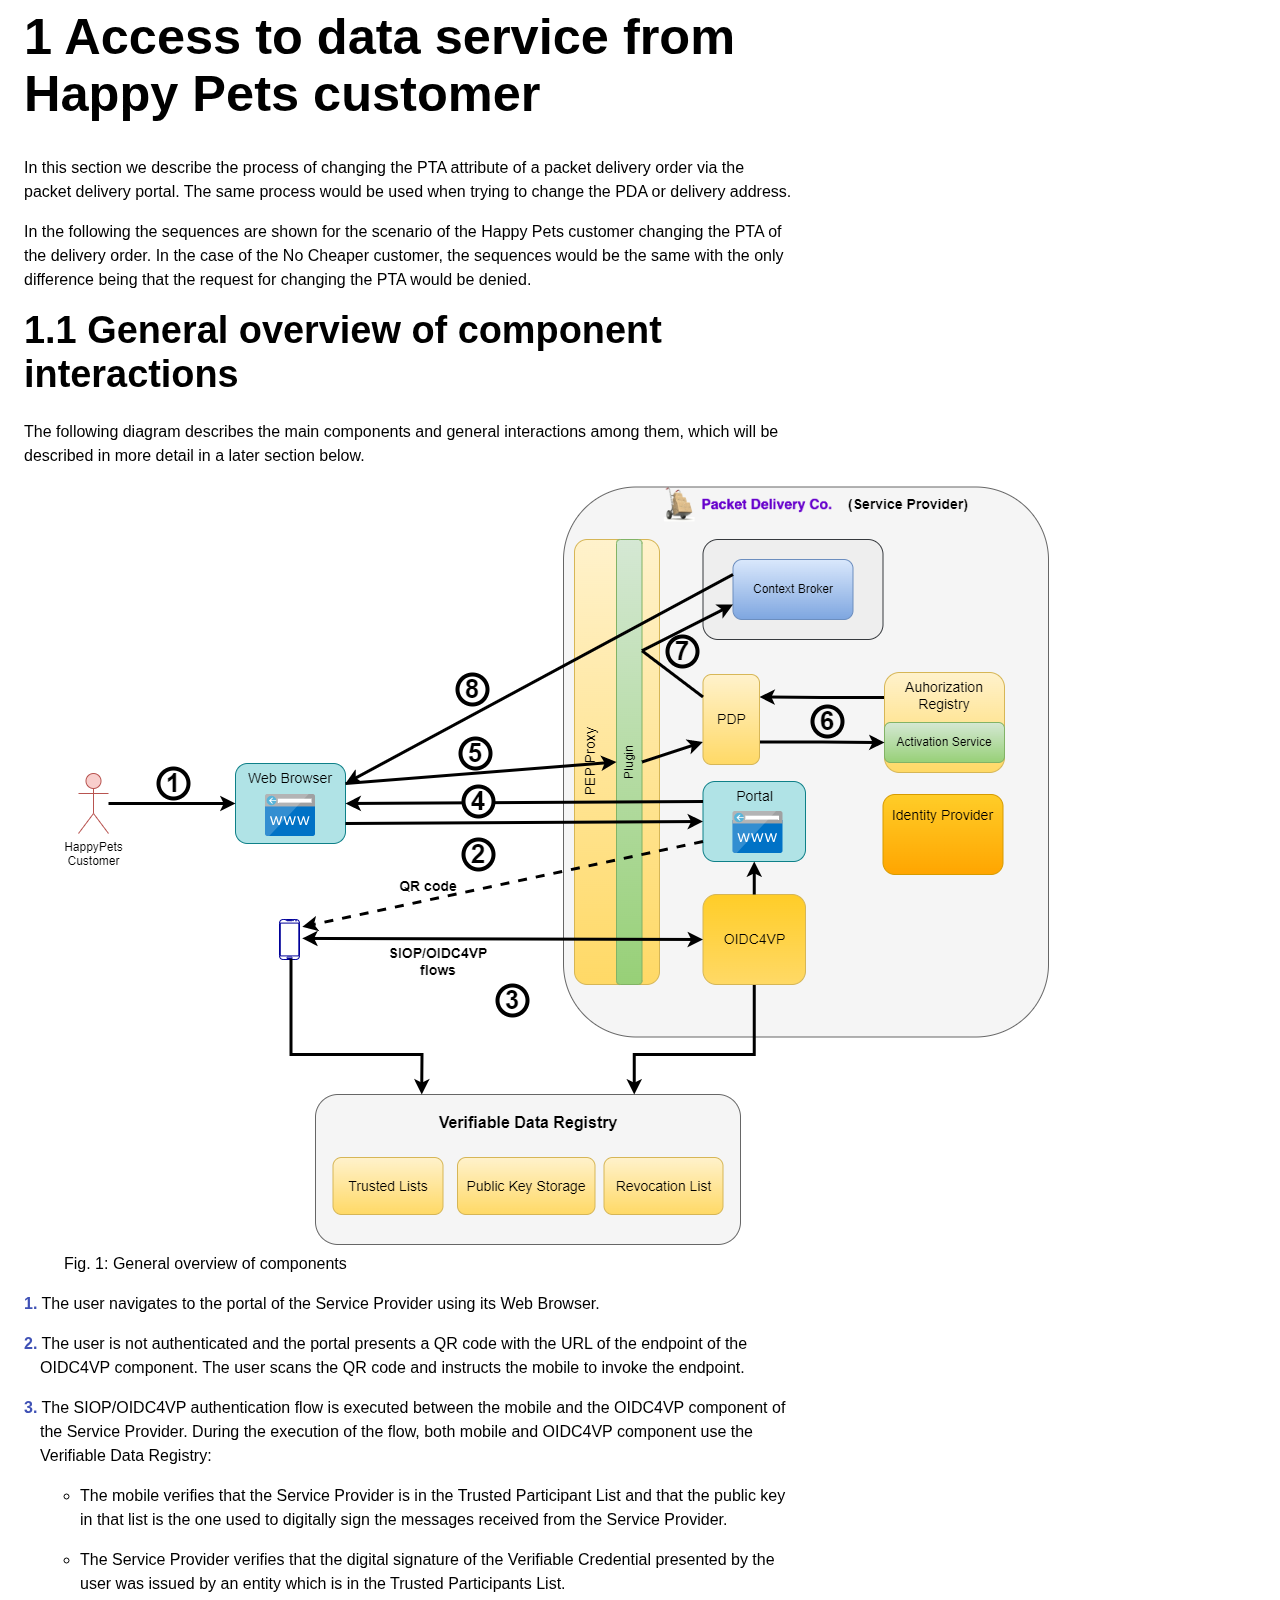
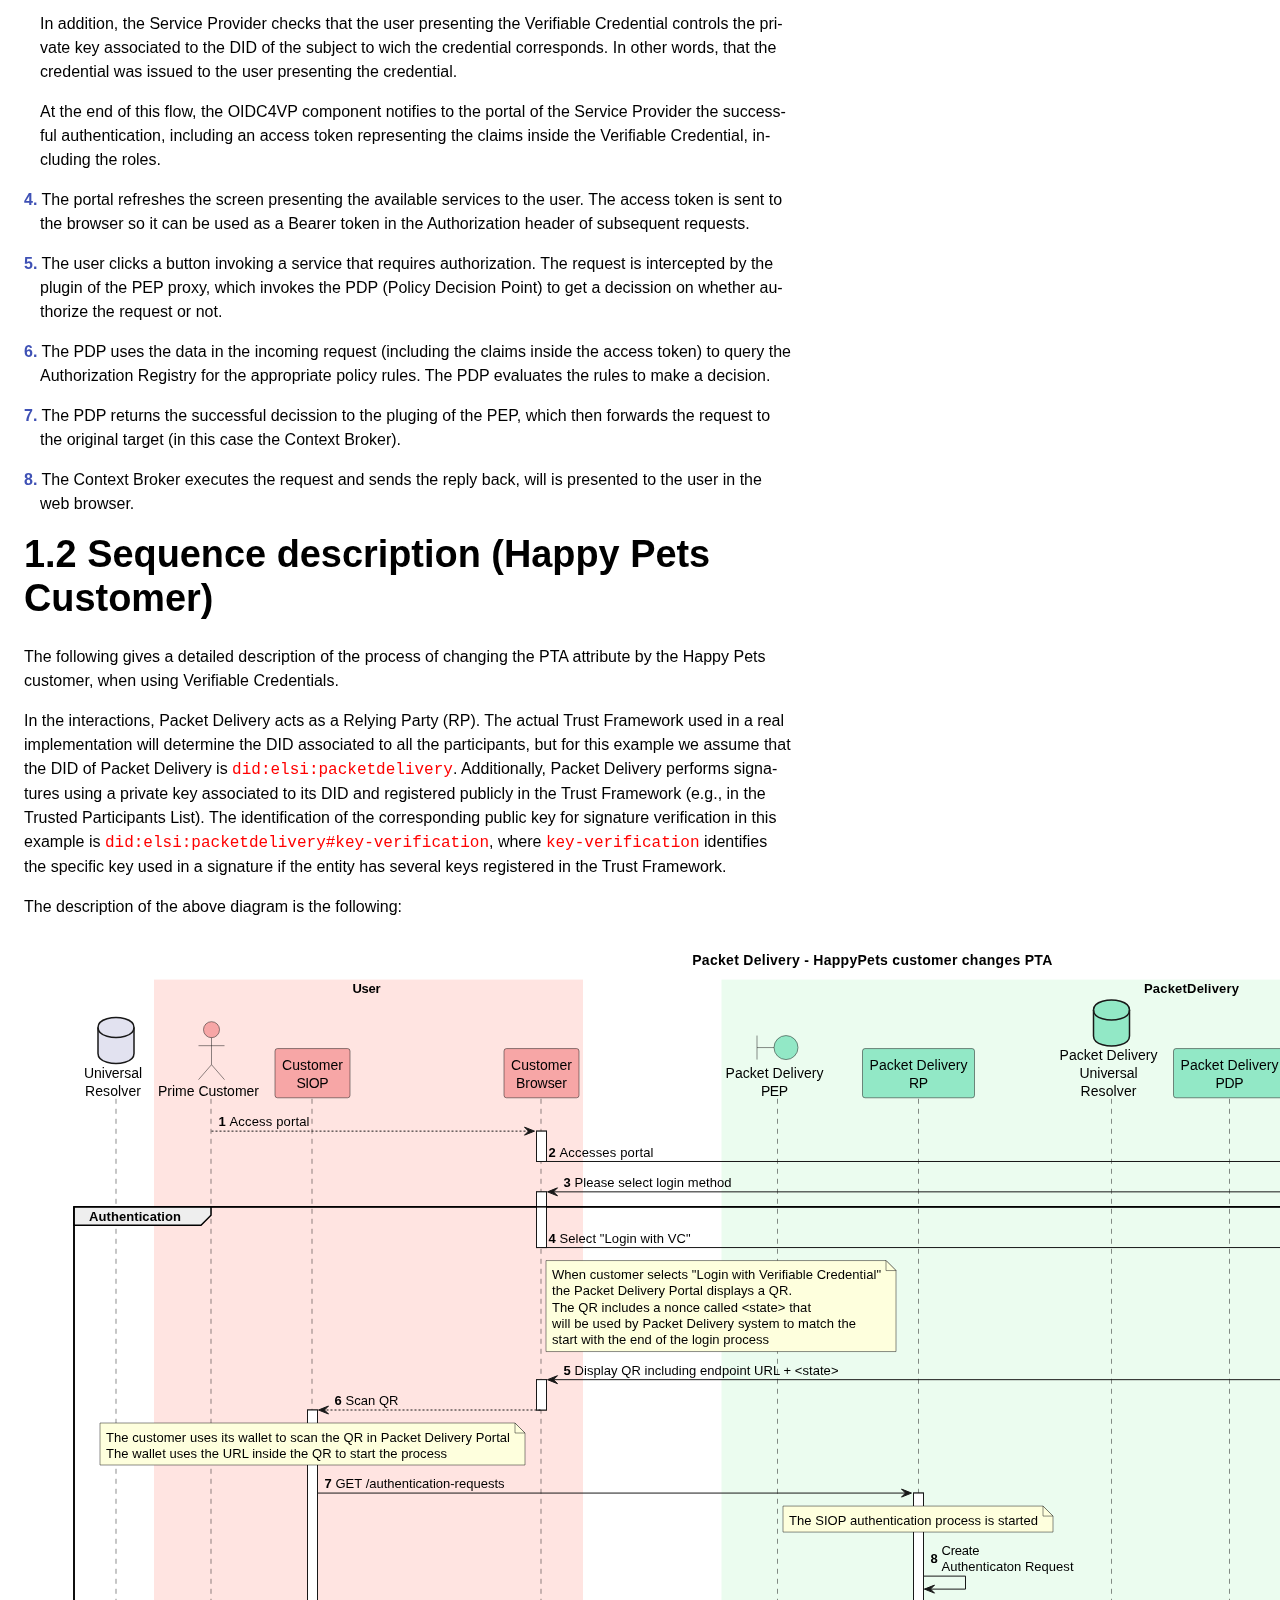
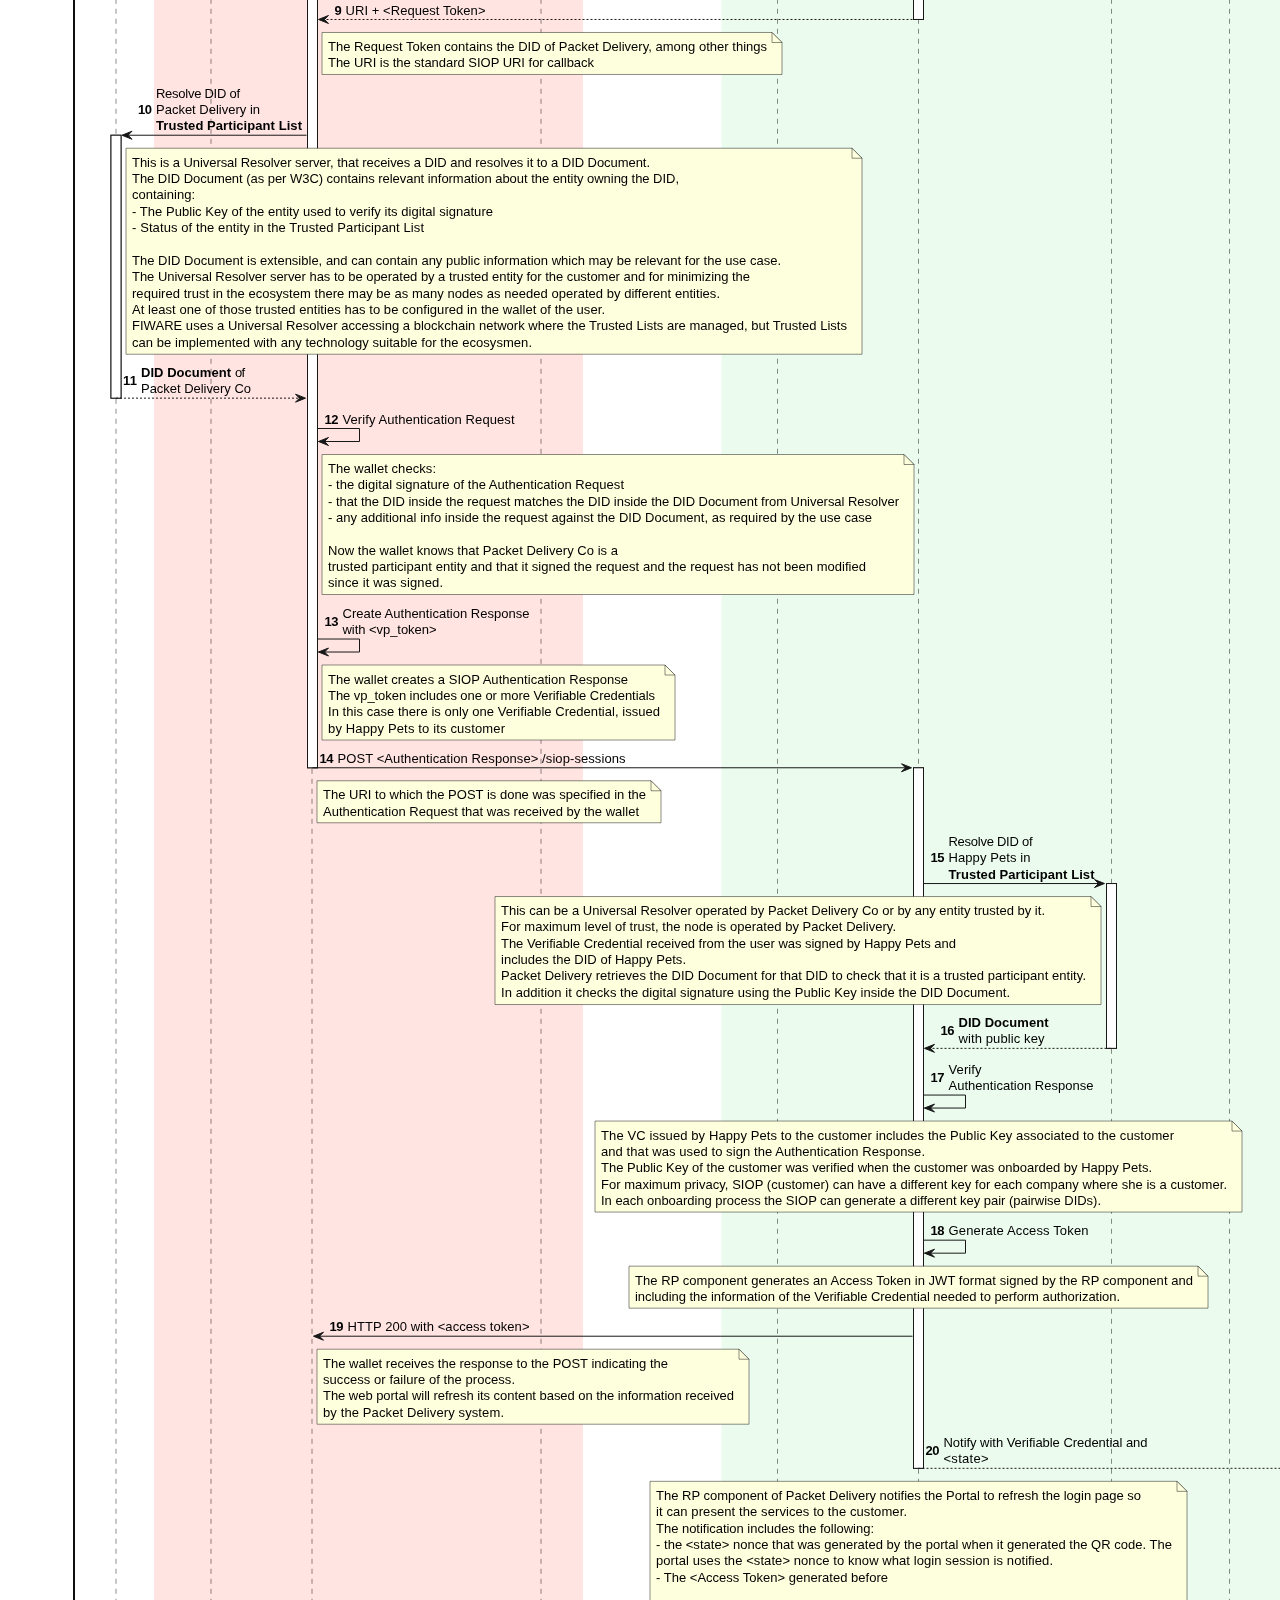
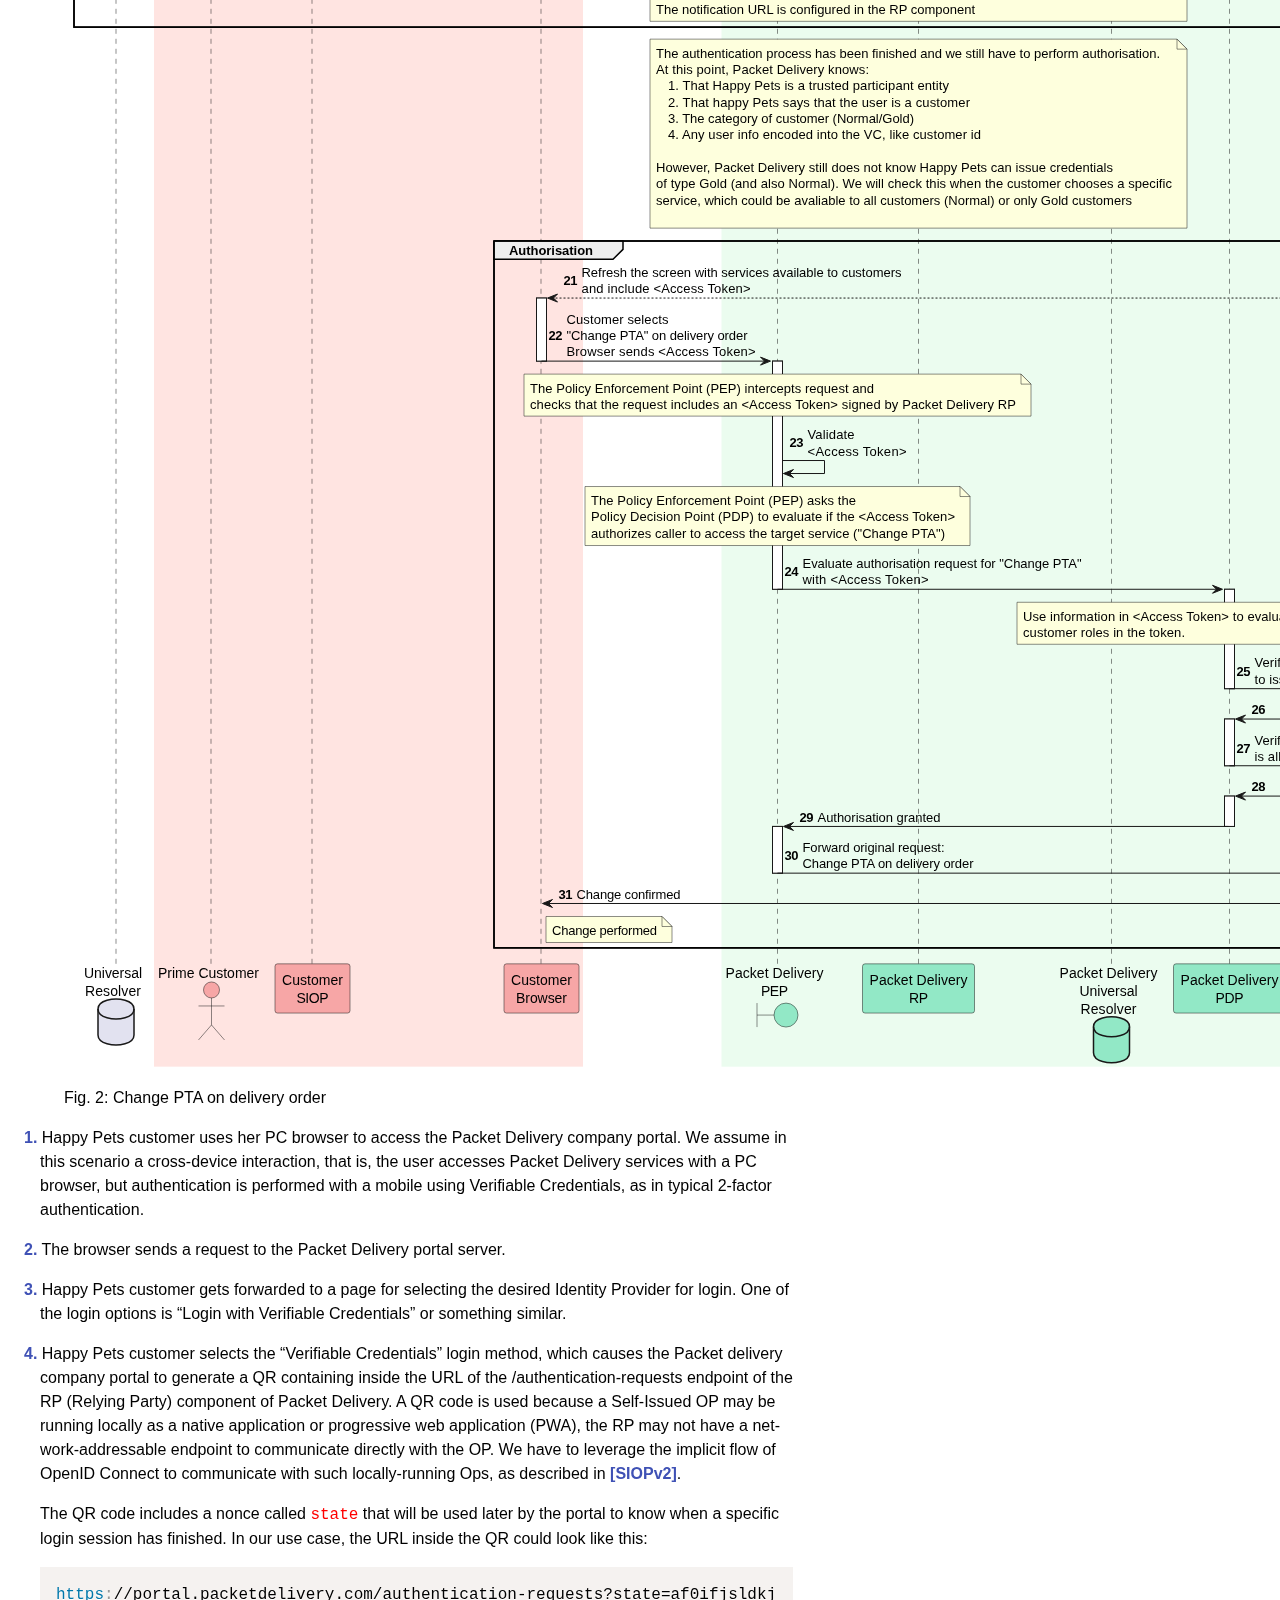
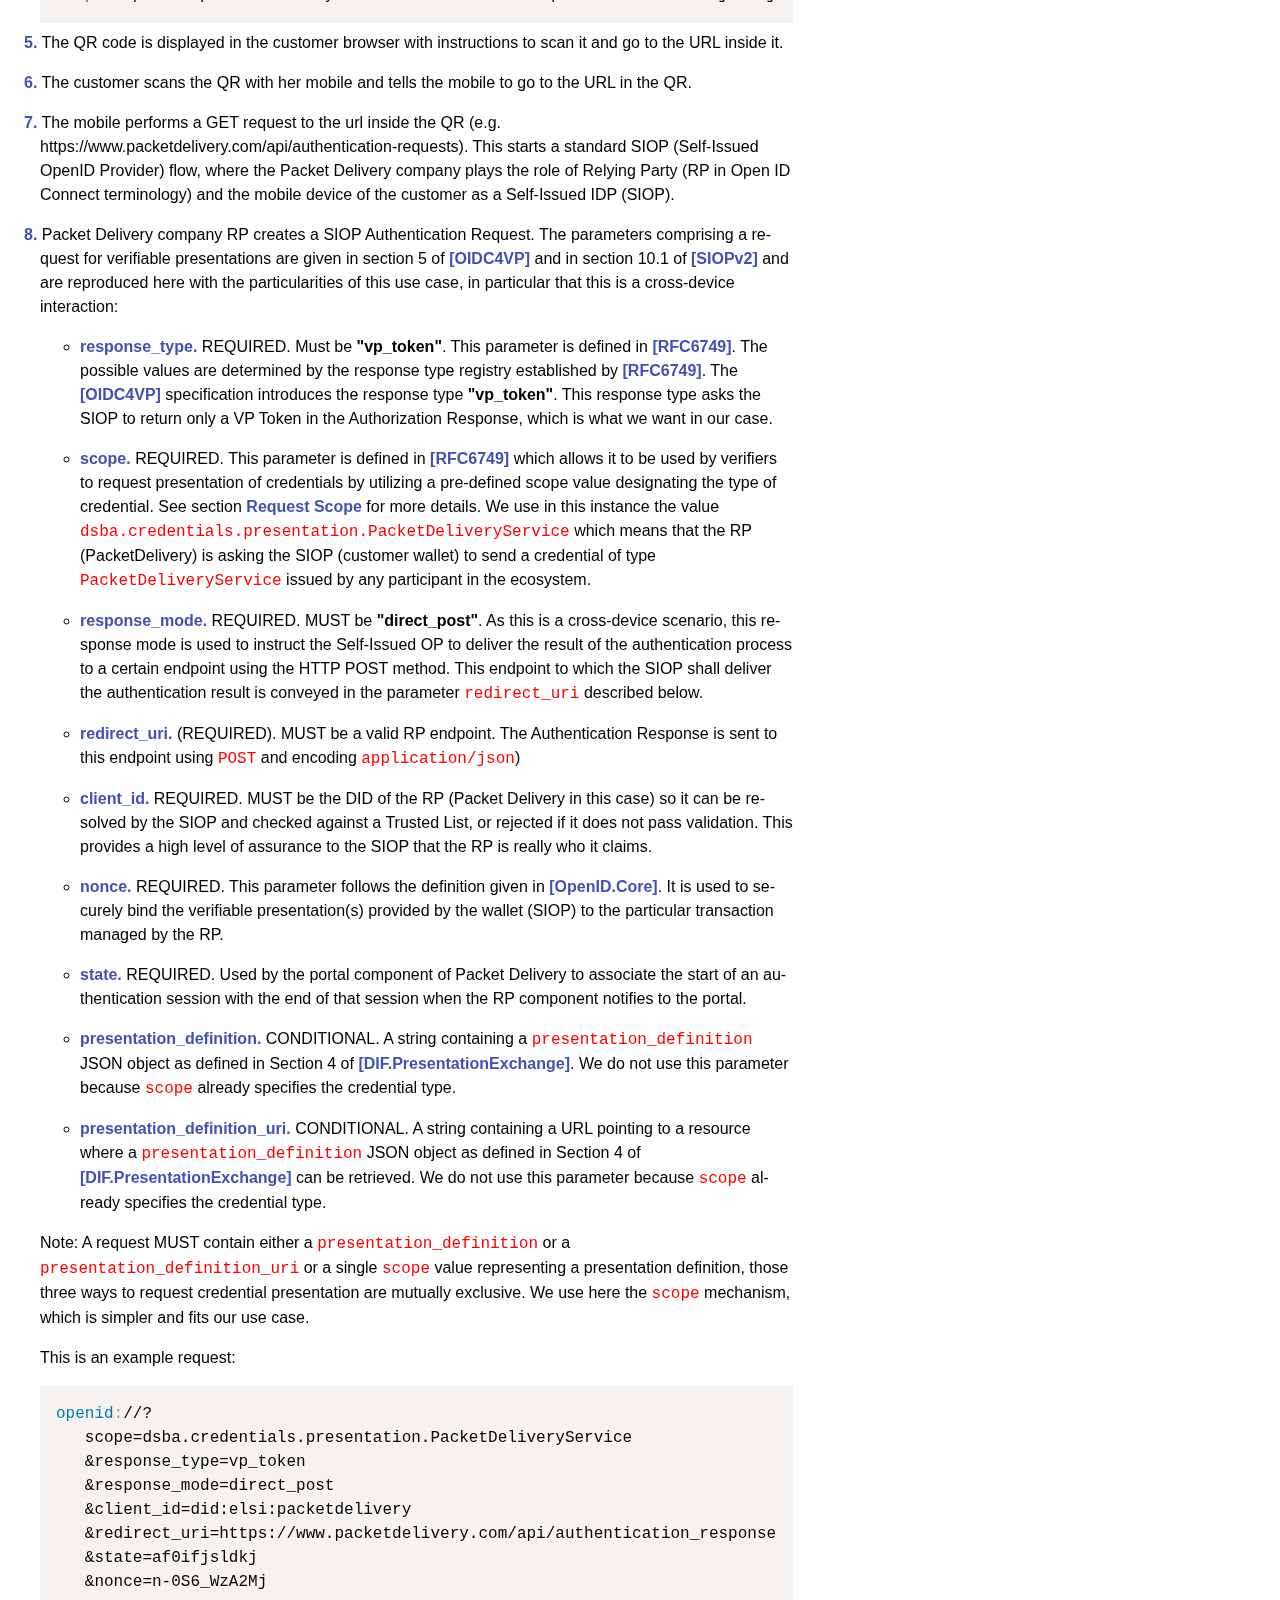
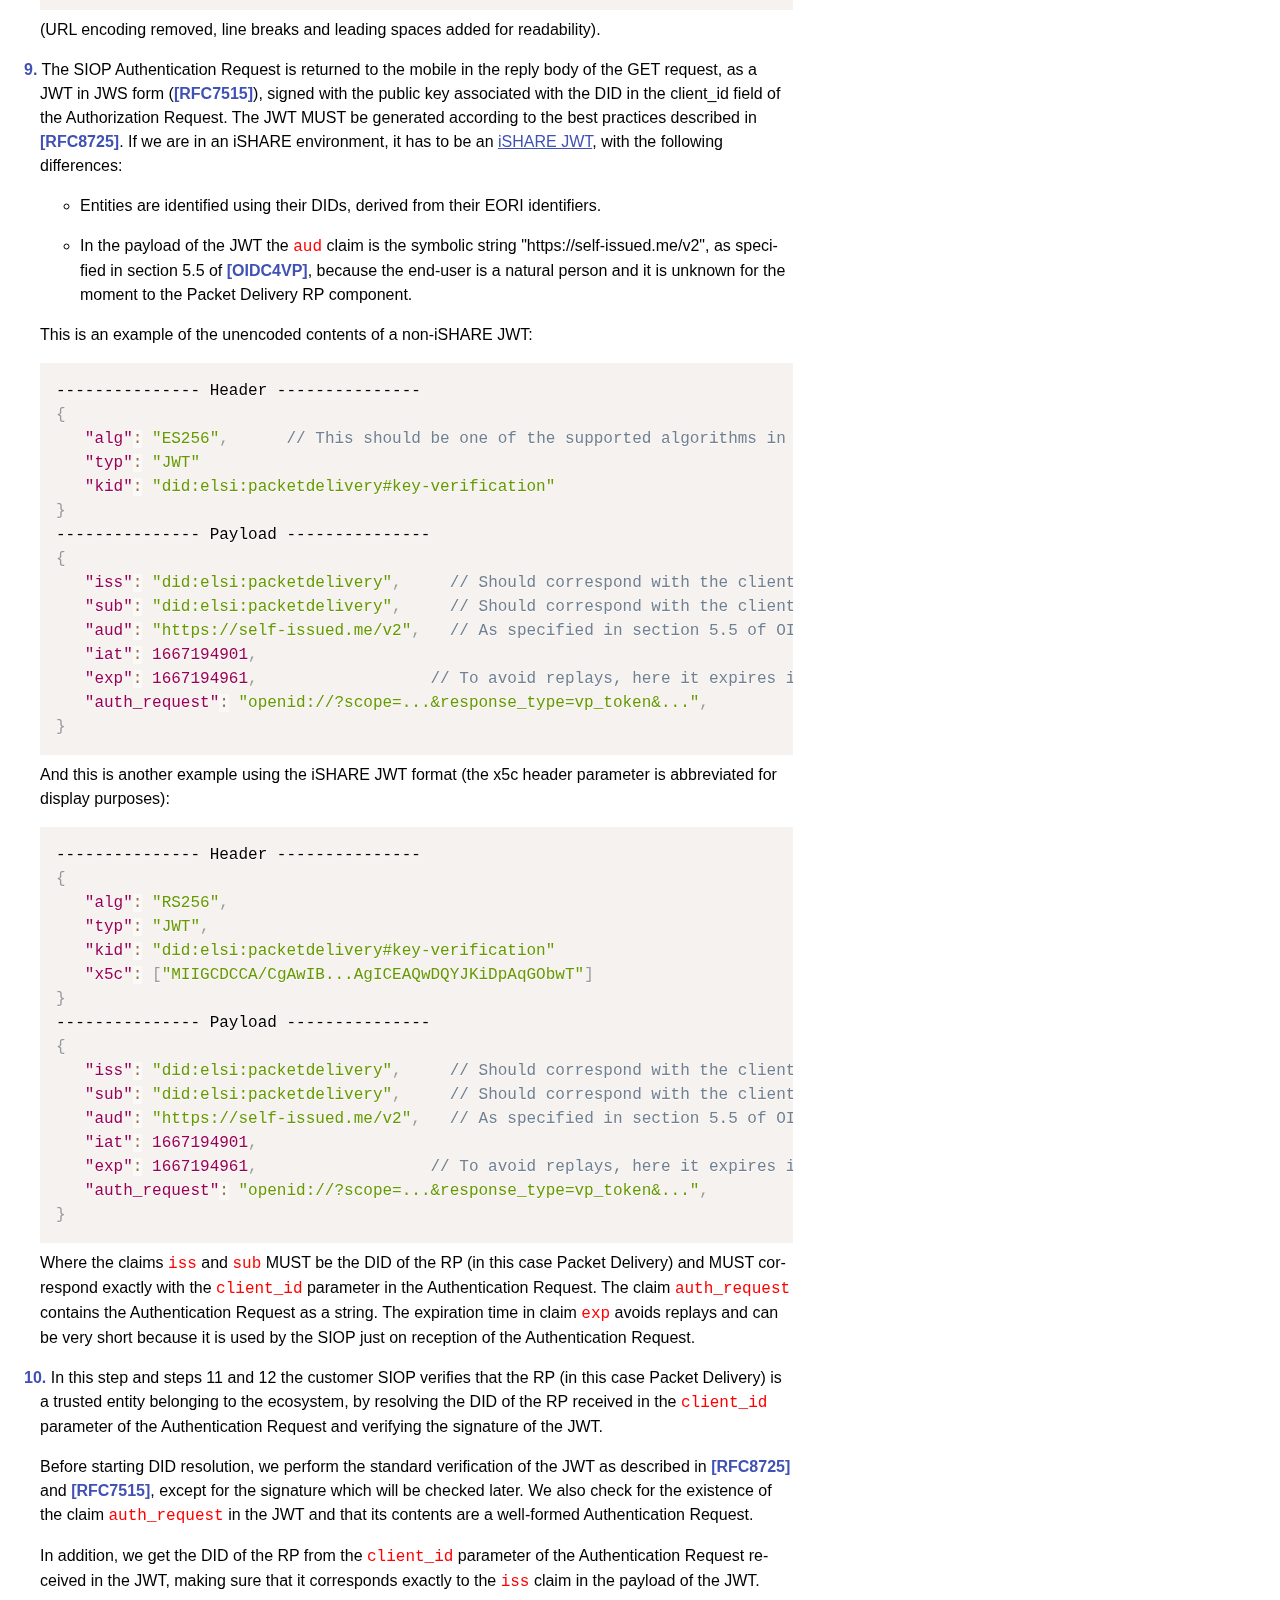
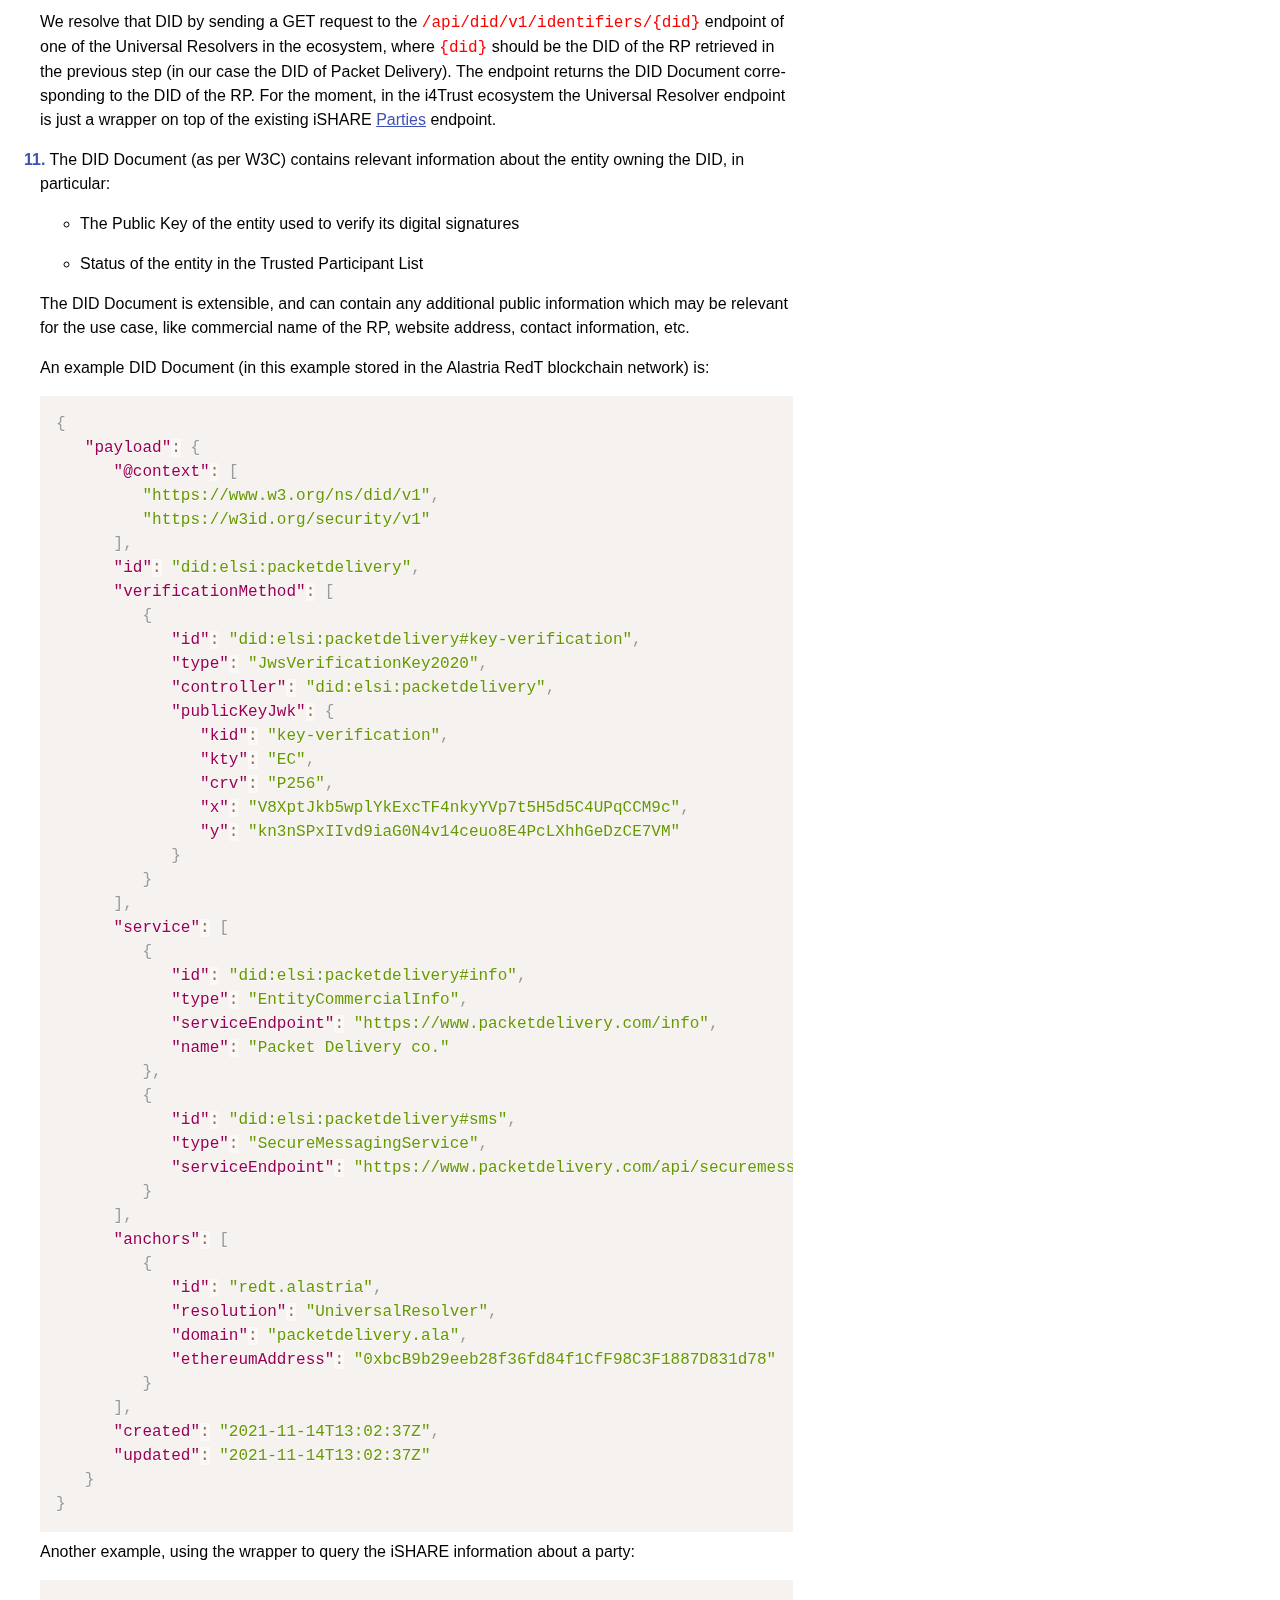
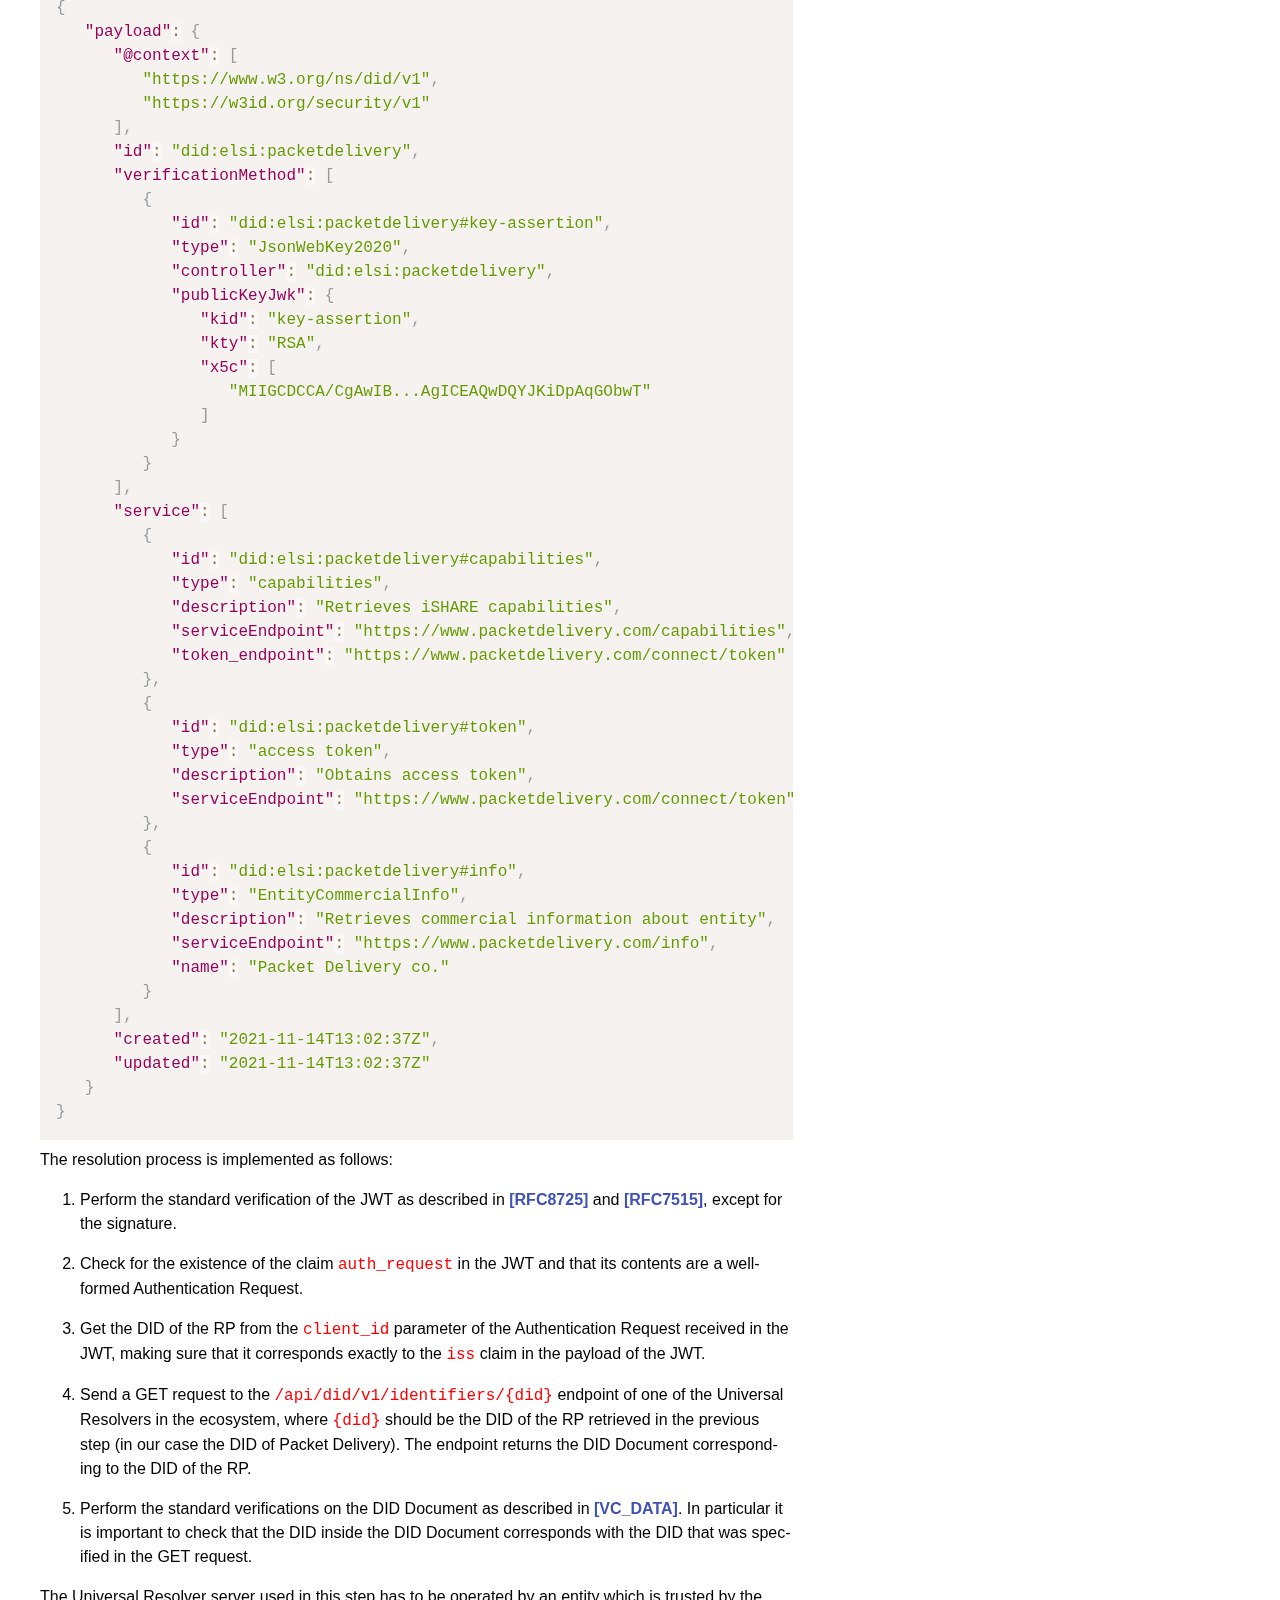
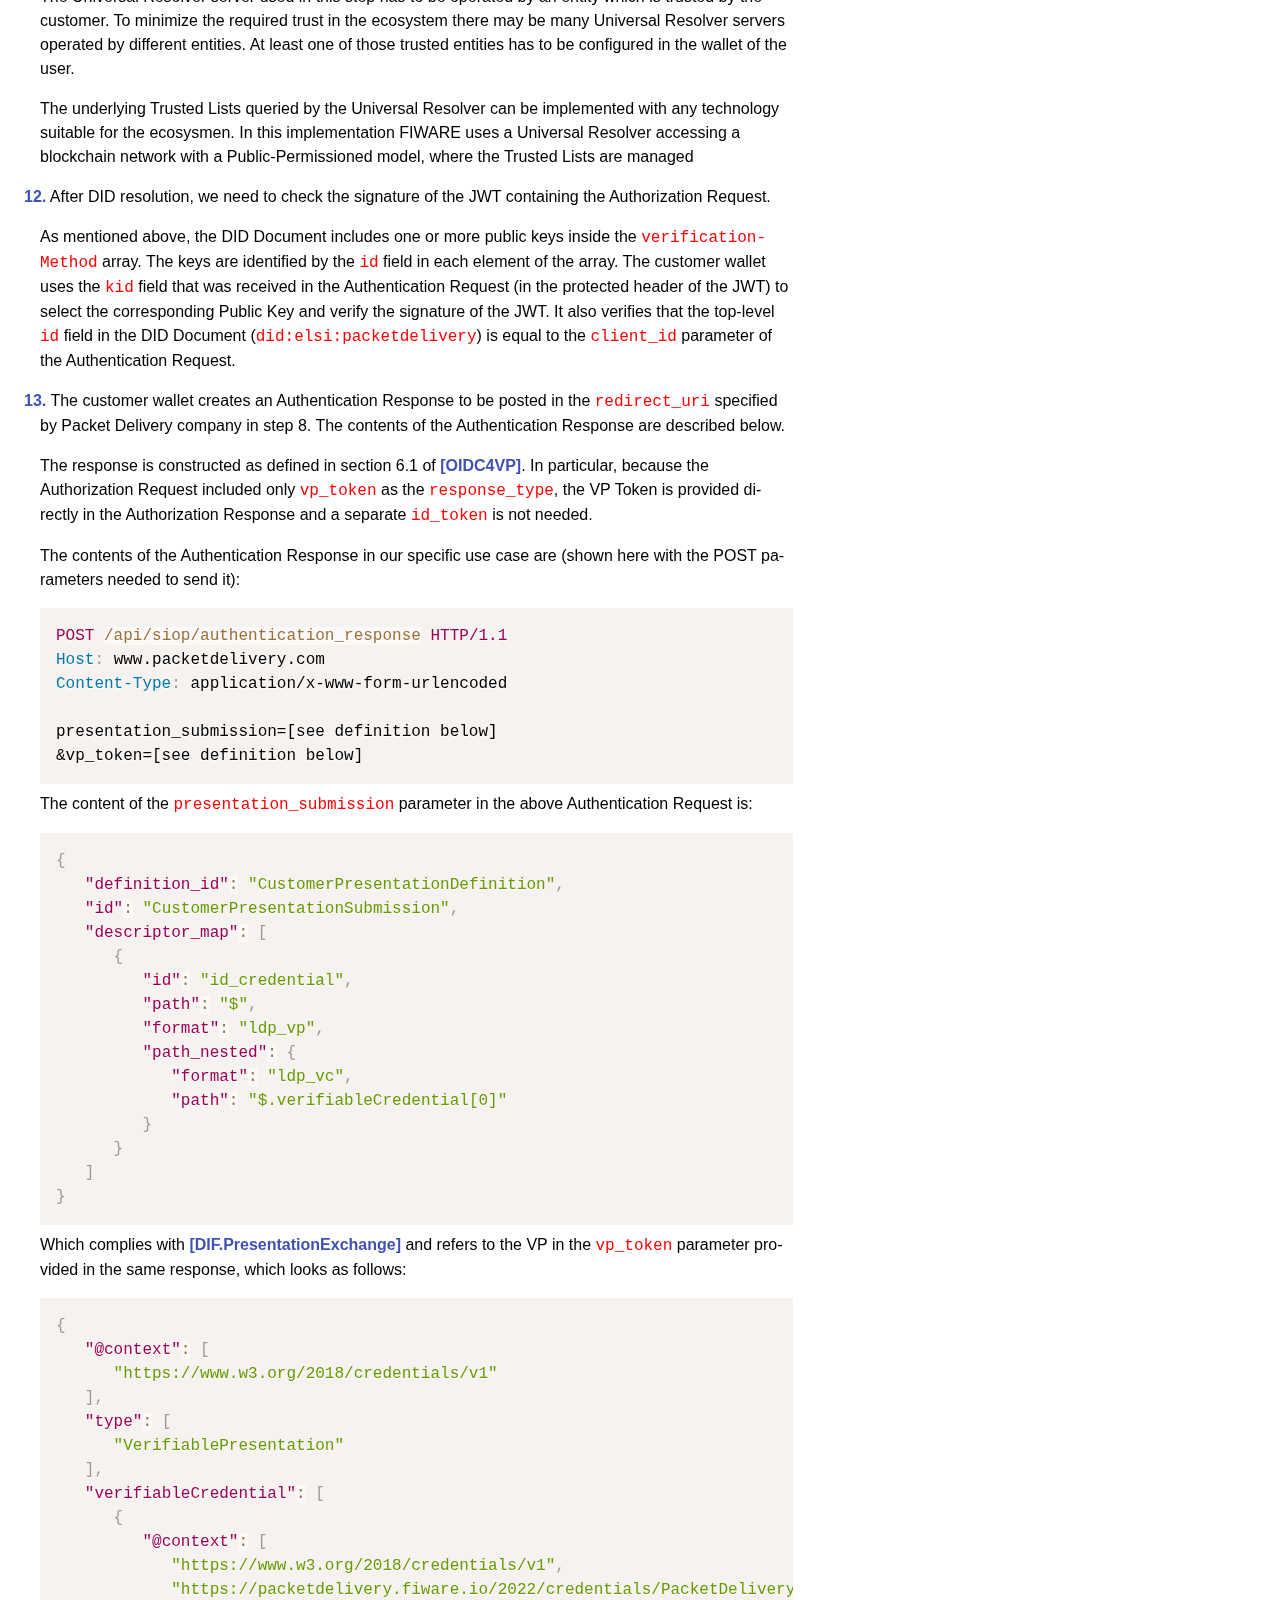
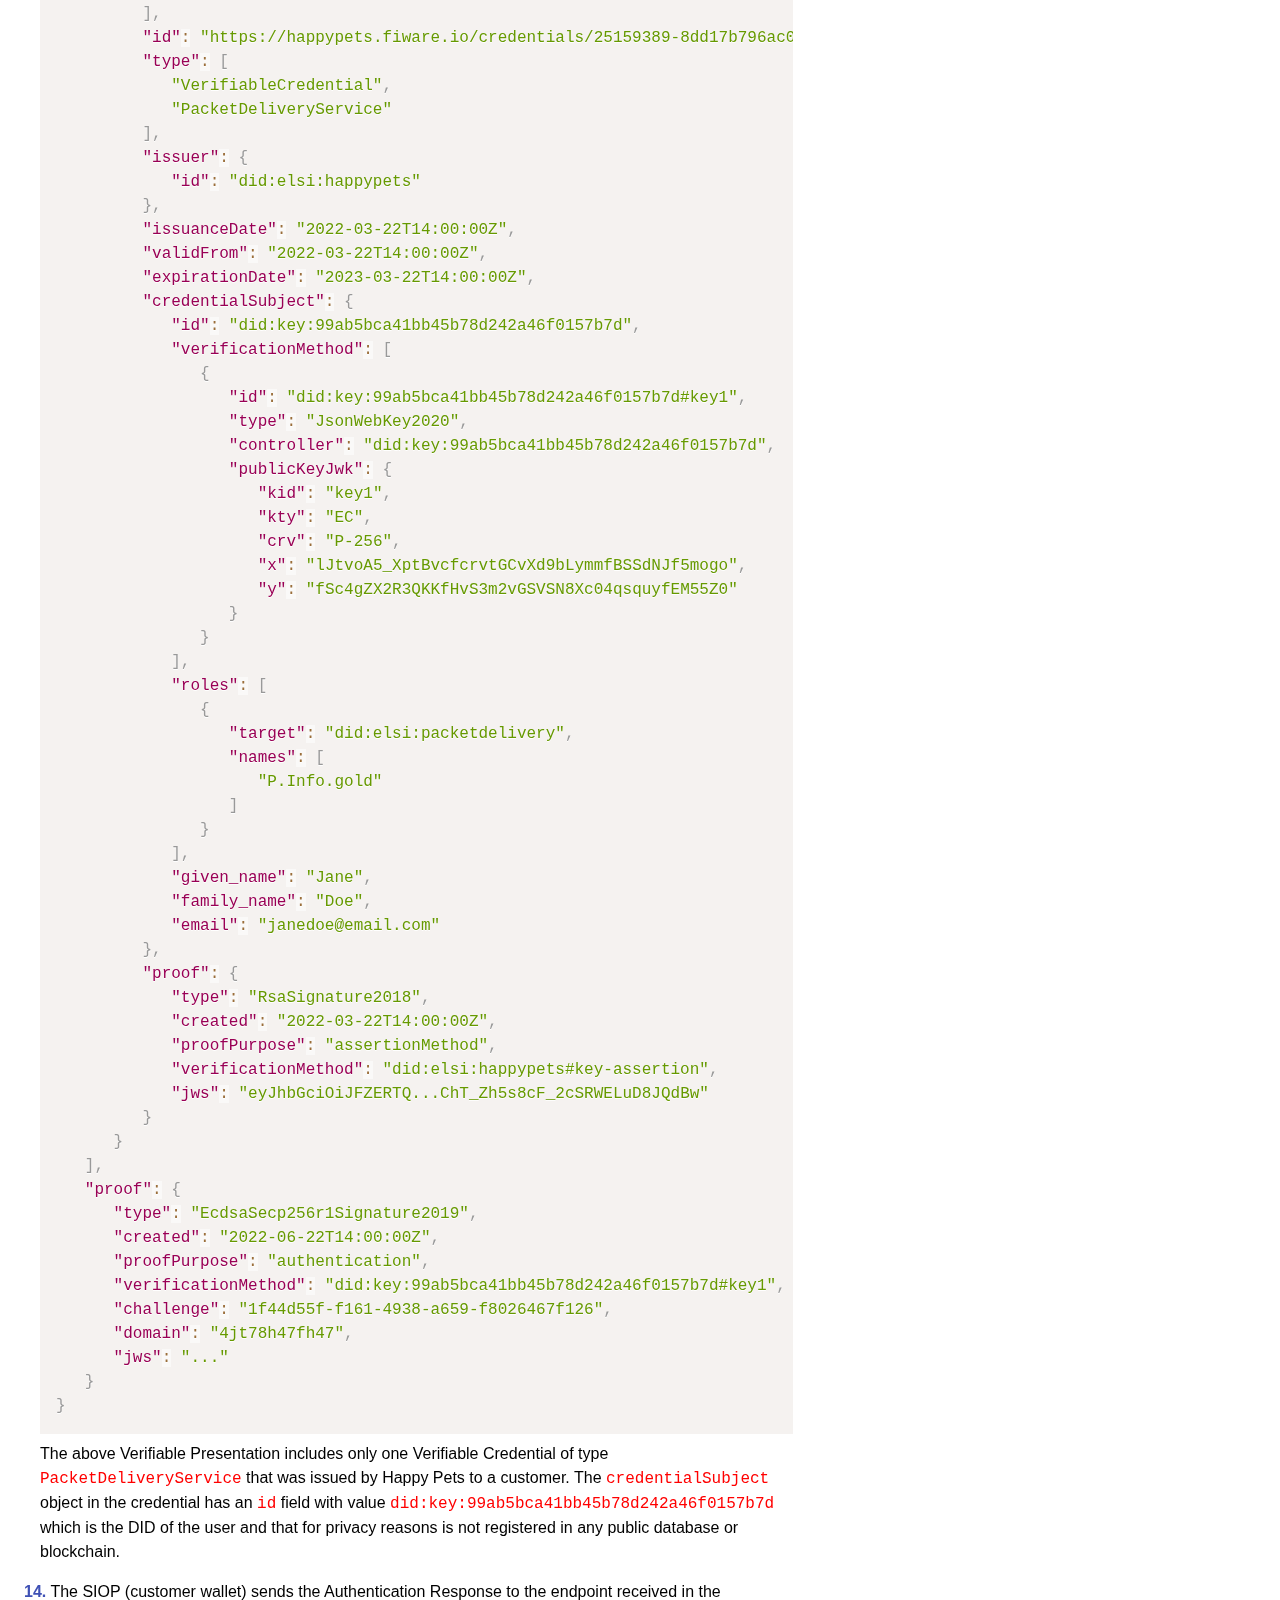
<file: index.html>
<!DOCTYPE html>
<html lang="en">

<head>
    <meta charset="utf-8">
    <meta name="viewport" content="width=device-width, initial-scale=1">
    <link rel="stylesheet" href="./assets/w3.css">
    <link href="./assets/prism.css" rel="stylesheet">
    <title>Access to data service</title>

   <!-- Open Graph essential META Tags -->
   <meta property="og:title" content="Access to data service">
   <meta property="og:type" content="article" />
   <!--
   <meta property="og:image" content="{#og_image_url}">
   <meta property="og:url" content="{#og_document_url}">
   <meta name="twitter:card" content="summary_large_image">
   -->
   <!-- Open Graph non-Essential, But Recommended -->
   <!--
   <meta property="og:description" content="{#description}">
   <meta property="og:site_name" content="European Travel, Inc.">
   <meta name="twitter:image:alt" content="{#og_image_alt_text}">
   -->
</head>

<body>
<article class="container">

<h1><span class='secno'>1</span>  Access to data service from Happy Pets customer</h1>

<p>In this section we describe the process of changing the PTA attribute of a packet delivery order via the packet delivery portal. The same process would be used when trying to change the PDA or delivery address.
</p>
<p>In the following the sequences are shown for the scenario of the Happy Pets customer changing the PTA of the delivery order. In the case of the No Cheaper customer, the sequences would be the same with the only difference being that the request for changing the PTA would be denied.
</p>
<h2><span class='secno'>1.1</span>  General overview of component interactions</h2>

<p>The following diagram describes the main components and general interactions among them, which will be described in more detail in a later section below.
</p>

<figure id="fig_components_overview">
   <img src="images/Architecture-VCFlows-VC-General.drawio.png" alt="General overview of components">


   <figcaption>
      <p>Fig. 1: General overview of components
      </p>
   </figcaption>

</figure>


<ul>
   <li id="1"><p><a href='#1' class='selfref'><b>1.</b></a> The user navigates to the portal of the Service Provider using its Web Browser.</p>
   </li>
   <li id="2"><p><a href='#2' class='selfref'><b>2.</b></a> The user is not authenticated and the portal presents a QR code with the URL of the endpoint of the OIDC4VP component. The user scans the QR code and instructs the mobile to invoke the endpoint.</p>
   </li>
   <li id="3"><p><a href='#3' class='selfref'><b>3.</b></a> The SIOP/OIDC4VP authentication flow is executed between the mobile and the OIDC4VP component of the Service Provider. During the execution of the flow, both mobile and OIDC4VP component use the Verifiable Data Registry:</p>
   <div>

      <ul>
         <li id="30.1"><p>The mobile verifies that the Service Provider is in the Trusted Participant List and that the public key in that list is the one used to digitally sign the messages received from the Service Provider.</p>
         </li>
         <li id="30.2"><p>The Service Provider verifies that the digital signature of the Verifiable Credential presented by the user was issued by an entity which is in the Trusted Participants List.</p>
         </li>
      </ul>

      <p>In addition, the Service Provider checks that the user presenting the Verifiable Credential controls the private key associated to the DID of the subject to wich the credential corresponds. In other words, that the credential was issued to the user presenting the credential.
      </p>
      <p>At the end of this flow, the OIDC4VP component notifies to the portal of the Service Provider the successful authentication, including an access token representing the claims inside the Verifiable Credential, including the roles.
      </p>
   </div>
   </li>
   <li id="4"><p><a href='#4' class='selfref'><b>4.</b></a> The portal refreshes the screen presenting the available services to the user. The access token is sent to the browser so it can be used as a Bearer token in the Authorization header of subsequent requests.</p>
   </li>
   <li id="5"><p><a href='#5' class='selfref'><b>5.</b></a> The user clicks a button invoking a service that requires authorization. The request is intercepted by the plugin of the PEP proxy, which invokes the PDP (Policy Decision Point) to get a decission on whether authorize the request or not.</p>
   </li>
   <li id="6"><p><a href='#6' class='selfref'><b>6.</b></a> The PDP uses the data in the incoming request (including the claims inside the access token) to query the Authorization Registry for the appropriate policy rules. The PDP evaluates the rules to make a decision.</p>
   </li>
   <li id="7"><p><a href='#7' class='selfref'><b>7.</b></a> The PDP returns the successful decission to the pluging of the PEP, which then forwards the request to the original target (in this case the Context Broker).</p>
   </li>
   <li id="8"><p><a href='#8' class='selfref'><b>8.</b></a> The Context Broker executes the request and sends the reply back, will is presented to the user in the web browser.</p>
   </li>
</ul>

<h2><span class='secno'>1.2</span>  Sequence description (Happy Pets Customer)</h2>

<p>The following gives a detailed description of the process of changing the PTA attribute by the Happy Pets customer, when using Verifiable Credentials.
</p>
<p>In the interactions, Packet Delivery acts as a Relying Party (RP). The actual Trust Framework used in a real implementation will determine the DID associated to all the participants, but for this example we assume that the DID of Packet Delivery is <code>did:elsi:packetdelivery</code>. Additionally, Packet Delivery performs signatures using a private key associated to its DID and registered publicly in the Trust Framework (e.g., in the Trusted Participants List). The identification of the corresponding public key for signature verification in this example is <code>did:elsi:packetdelivery#key-verification</code>, where <code>key-verification</code> identifies the specific key used in a signature if the entity has several keys registered in the Trust Framework.
</p>
<p>The description of the above diagram is the following:
</p>

<figure id="fig_change_pta">
   <img src="./images/vc_change_pta.svg" alt="Customer changes PTA on delivery order" />


   <figcaption>
      <p>Fig. 2: Change PTA on delivery order
      </p>
   </figcaption>

</figure>


<ul id="mainlist">
   <li id="1"><p><a href='#1' class='selfref'><b>1.</b></a> Happy Pets customer uses her PC browser to access the Packet Delivery company portal. We assume in this scenario a cross-device interaction, that is, the user accesses Packet Delivery services with a PC browser, but authentication is performed with a mobile using Verifiable Credentials, as in typical 2-factor authentication.</p>
   </li>
   <li id="2"><p><a href='#2' class='selfref'><b>2.</b></a> The browser sends a request to the Packet Delivery portal server.</p>
   </li>
   <li id="3"><p><a href='#3' class='selfref'><b>3.</b></a> Happy Pets customer gets forwarded to a page for selecting the desired Identity Provider for login. One of the login options is “Login with Verifiable Credentials” or something similar.</p>
   </li>
   <li id="4"><p><a href='#4' class='selfref'><b>4.</b></a> Happy Pets customer selects the “Verifiable Credentials” login method, which causes the Packet delivery company portal to generate a QR containing inside the URL of the /authentication-requests endpoint of the RP (Relying Party) component of Packet Delivery. A QR code is used because a Self-Issued OP may be running locally as a native application or progressive web application (PWA), the RP may not have a network-addressable endpoint to communicate directly with the OP. We have to leverage the implicit flow of OpenID Connect to communicate with such locally-running Ops, as described in <a href="#SIOPv2" class="xref">[SIOPv2]</a>.</p>
   <div>
      <p>The QR code includes a nonce called <code>state</code> that will be used later by the portal to know when a specific login session has finished. In our use case, the URL inside the QR could look like this:
      </p>

      <pre><code class="language-http">https://portal.packetdelivery.com/authentication-requests?state=af0ifjsldkj</code></pre>
   </div>
   </li>
   <li id="5"><p><a href='#5' class='selfref'><b>5.</b></a> The QR code is displayed in the customer browser with instructions to scan it and go to the URL inside it.</p>
   </li>
   <li id="6"><p><a href='#6' class='selfref'><b>6.</b></a> The customer scans the QR with her mobile and tells the mobile to go to the URL in the QR.</p>
   </li>
   <li id="7"><p><a href='#7' class='selfref'><b>7.</b></a> The mobile performs a GET request to the url inside the QR (e.g. https://www.packetdelivery.com/api/authentication-requests). This starts a standard SIOP (Self-Issued OpenID Provider) flow, where the Packet Delivery company plays the role of Relying Party (RP in Open ID Connect terminology) and the mobile device of the customer as a Self-Issued IDP (SIOP).</p>
   </li>
   <li id="8"><p><a href='#8' class='selfref'><b>8.</b></a> Packet Delivery company RP creates a SIOP Authentication Request. The parameters comprising a request for verifiable presentations are given in section 5 of <a href="#OIDC4VP" class="xref">[OIDC4VP]</a> and in section 10.1 of <a href="#SIOPv2" class="xref">[SIOPv2]</a> and are reproduced here with the particularities of this use case, in particular that this is a cross-device interaction:</p>
   <div>

      <ul>
         <li id="response_type"><p><a href='#response_type' class='selfref'><b>response_type.</b></a> REQUIRED. Must be <b>"vp_token"</b>. This parameter is defined in <a href="#RFC6749" class="xref">[RFC6749]</a>. The possible values are determined by the response type registry established by <a href="#RFC6749" class="xref">[RFC6749]</a>. The <a href="#OIDC4VP" class="xref">[OIDC4VP]</a> specification introduces the response type <b>"vp_token"</b>. This response type asks the SIOP to return only a VP Token in the Authorization Response, which is what we want in our case.</p>
         </li>
         <li id="scope"><p><a href='#scope' class='selfref'><b>scope.</b></a> REQUIRED. This parameter is defined in <a href="#RFC6749" class="xref">[RFC6749]</a> which allows it to be used by verifiers to request presentation of credentials by utilizing a pre-defined scope value designating the type of credential. See section <a href="#request_scope" class="xref">Request Scope</a> for more details. We use in this instance the value <code>dsba.credentials.presentation.PacketDeliveryService</code> which means that the RP (PacketDelivery) is asking the SIOP (customer wallet) to send a credential of type <code>PacketDeliveryService</code> issued by any participant in the ecosystem.</p>
         </li>
         <li id="response_mode"><p><a href='#response_mode' class='selfref'><b>response_mode.</b></a> REQUIRED. MUST be <b>"direct_post"</b>. As this is a cross-device scenario, this response mode is used to instruct the Self-Issued OP to deliver the result of the authentication process to a certain endpoint using the HTTP POST method. This endpoint to which the SIOP shall deliver the authentication result is conveyed in the parameter <code>redirect_uri</code> described below.</p>
         </li>
         <li id="redirect_uri"><p><a href='#redirect_uri' class='selfref'><b>redirect_uri.</b></a> (REQUIRED). MUST be a valid RP endpoint. The Authentication Response is sent to this endpoint using <code>POST</code> and encoding <code>application/json</code>)</p>
         </li>
         <li id="client_id"><p><a href='#client_id' class='selfref'><b>client_id.</b></a> REQUIRED. MUST be the DID of the RP (Packet Delivery in this case) so it can be resolved by the SIOP and checked against a Trusted List, or rejected if it does not pass validation. This provides a high level of assurance to the SIOP that the RP is really who it claims.</p>
         </li>
         <li id="nonce"><p><a href='#nonce' class='selfref'><b>nonce.</b></a> REQUIRED. This parameter follows the definition given in <a href="#OpenID.Core" class="xref">[OpenID.Core]</a>. It is used to securely bind the verifiable presentation(s) provided by the wallet (SIOP) to the particular transaction managed by the RP.</p>
         </li>
         <li id="state"><p><a href='#state' class='selfref'><b>state.</b></a> REQUIRED. Used by the portal component of Packet Delivery to associate the start of an authentication session with the end of that session when the RP component notifies to the portal.</p>
         </li>
         <li id="presentation_definition"><p><a href='#presentation_definition' class='selfref'><b>presentation_definition.</b></a> CONDITIONAL. A string containing a <code>presentation_definition</code> JSON object as defined in Section 4 of <a href="#DIF.PresentationExchange" class="xref">[DIF.PresentationExchange]</a>. We do not use this parameter because <code>scope</code> already specifies the credential type.</p>
         </li>
         <li id="presentation_definition_uri"><p><a href='#presentation_definition_uri' class='selfref'><b>presentation_definition_uri.</b></a> CONDITIONAL. A string containing a URL pointing to a resource where a <code>presentation_definition</code> JSON object as defined in Section 4 of <a href="#DIF.PresentationExchange" class="xref">[DIF.PresentationExchange]</a> can be retrieved. We do not use this parameter because <code>scope</code> already specifies the credential type.</p>
         </li>
      </ul>

      <p>Note: A request MUST contain either a <code>presentation_definition</code> or a <code>presentation_definition_uri</code> or a single <code>scope</code> value representing a presentation definition, those three ways to request credential presentation are mutually exclusive. We use here the <code>scope</code> mechanism, which is simpler and fits our use case.
      </p>
      <p>This is an example request:
      </p>

      <pre><code class="language-http">openid://?
   <b>scope</b>=dsba.credentials.presentation.PacketDeliveryService
   &amp;<b>response_type</b>=vp_token
   &amp;<b>response_mode</b>=direct_post
   &amp;<b>client_id</b>=did:elsi:packetdelivery
   &amp;<b>redirect_uri</b>=https://www.packetdelivery.com/api/authentication_response
   &amp;<b>state</b>=af0ifjsldkj
   &amp;<b>nonce</b>=n-0S6_WzA2Mj</code></pre>

      <p>(URL encoding removed, line breaks and leading spaces added for readability).
      </p>
   </div>
   </li>
   <li id="9"><p><a href='#9' class='selfref'><b>9.</b></a> The SIOP Authentication Request is returned to the mobile in the reply body of the GET request, as a JWT in JWS form (<a href="#RFC7515" class="xref">[RFC7515]</a>), signed with the public key associated with the DID in the client_id field of the Authorization Request. The JWT MUST be generated according to the best practices described in <a href="#RFC8725" class="xref">[RFC8725]</a>. If we are in an iSHARE environment, it has to be an <a href="https://dev.ishareworks.org/introduction/jwt.html">iSHARE JWT</a>, with the following differences:</p>
   <div>

      <ul>
         <li id="127.1"><p>Entities are identified using their DIDs, derived from their EORI identifiers.</p>
         </li>
         <li id="127.2"><p>In the payload of the JWT the <code>aud</code> claim is the symbolic string "https://self-issued.me/v2", as specified in section 5.5 of <a href="#OIDC4VP" class="xref">[OIDC4VP]</a>, because the end-user is a natural person and it is unknown for the moment to the Packet Delivery RP component.</p>
         </li>
      </ul>

      <p>This is an example of the unencoded contents of a non-iSHARE JWT:
      </p>

      <pre><code class="language-json">--------------- Header ---------------
{
   "alg": "ES256",      // This should be one of the supported algorithms in the Data Space
   "typ": "JWT"
   "kid": "did:elsi:packetdelivery#key-verification"
}
--------------- Payload ---------------
{
   "iss": "did:elsi:packetdelivery",     // Should correspond with the client_id in the AR
   "sub": "did:elsi:packetdelivery",     // Should correspond with the client_id in the AR
   "aud": "https://self-issued.me/v2",   // As specified in section 5.5 of OIDC4VP
   "iat": 1667194901,
   "exp": 1667194961,                  // To avoid replays, here it expires in 60 secs
   "auth_request": "openid://?scope=...&amp;response_type=vp_token&amp;...",
}</code></pre>

      <p>And this is another example using the iSHARE JWT format (the x5c header parameter is abbreviated for display purposes):
      </p>

      <pre><code class="language-json">--------------- Header ---------------
{
   "alg": "RS256",
   "typ": "JWT",
   "kid": "did:elsi:packetdelivery#key-verification"
   "x5c": ["MIIGCDCCA/CgAwIB...AgICEAQwDQYJKiDpAqGObwT"]
}
--------------- Payload ---------------
{
   "iss": "did:elsi:packetdelivery",     // Should correspond with the client_id in the AR
   "sub": "did:elsi:packetdelivery",     // Should correspond with the client_id in the AR
   "aud": "https://self-issued.me/v2",   // As specified in section 5.5 of OIDC4VP
   "iat": 1667194901,
   "exp": 1667194961,                  // To avoid replays, here it expires in 60 secs
   "auth_request": "openid://?scope=...&amp;response_type=vp_token&amp;...",
}</code></pre>

      <p>Where the claims <code>iss</code> and <code>sub</code> MUST be the DID of the RP (in this case Packet Delivery) and MUST correspond exactly with the <code>client_id</code> parameter in the Authentication Request. The claim <code>auth_request</code> contains the Authentication Request as a string. The expiration time in claim <code>exp</code> avoids replays and can be very short because it is used by the SIOP just on reception of the Authentication Request.
      </p>
   </div>
   </li>
   <li id="10"><p><a href='#10' class='selfref'><b>10.</b></a> In this step and steps 11 and 12 the customer SIOP verifies that the RP (in this case Packet Delivery) is a trusted entity belonging to the ecosystem, by resolving the DID of the RP received in the <code>client_id</code> parameter of the Authentication Request and verifying the signature of the JWT.</p>
   <div>
      <p>Before starting DID resolution, we perform the standard verification of the JWT as described in <a href="#RFC8725" class="xref">[RFC8725]</a> and <a href="#RFC7515" class="xref">[RFC7515]</a>, except for the signature which will be checked later. We also check for the existence of the claim <code>auth_request</code> in the JWT and that its contents are a well-formed Authentication Request.
      </p>
      <p>In addition, we get the DID of the RP from the <code>client_id</code> parameter of the Authentication Request received in the JWT, making sure that it corresponds exactly to the <code>iss</code> claim in the payload of the JWT.
      </p>
      <p>We resolve that DID by sending a GET request to the <code>/api/did/v1/identifiers/{did}</code> endpoint of one of the Universal Resolvers in the ecosystem, where <code>{did}</code> should be the DID of the RP retrieved in the previous step (in our case the DID of Packet Delivery). The endpoint returns the DID Document corresponding to the DID of the RP. For the moment, in the i4Trust ecosystem the Universal Resolver endpoint is just a wrapper on top of the existing iSHARE <a href="https://dev.ishareworks.org/scheme-owner/parties.html">Parties</a> endpoint.
      </p>
   </div>
   </li>
   <li id="11"><p><a href='#11' class='selfref'><b>11.</b></a> The DID Document (as per W3C) contains relevant information about the entity owning the DID, in particular:</p>
   <div>

      <ul>
         <li id="185.1"><p>The Public Key of the entity used to verify its digital signatures</p>
         </li>
         <li id="185.2"><p>Status of the entity in the Trusted Participant List</p>
         </li>
      </ul>

      <p>The DID Document is extensible, and can contain any additional public information which may be relevant for the use case, like commercial name of the RP, website address, contact information, etc.
      </p>
      <p>An example DID Document (in this example stored in the Alastria RedT blockchain network) is:
      </p>

      <pre><code class="language-json">{
   "payload": {
      "@context": [
         "https://www.w3.org/ns/did/v1",
         "https://w3id.org/security/v1"
      ],
      "id": "did:elsi:packetdelivery",
      "verificationMethod": [
         {
            "id": "did:elsi:packetdelivery#key-verification",
            "type": "JwsVerificationKey2020",
            "controller": "did:elsi:packetdelivery",
            "publicKeyJwk": {
               "kid": "key-verification",
               "kty": "EC",
               "crv": "P256",
               "x": "V8XptJkb5wplYkExcTF4nkyYVp7t5H5d5C4UPqCCM9c",
               "y": "kn3nSPxIIvd9iaG0N4v14ceuo8E4PcLXhhGeDzCE7VM"
            }
         }
      ],
      "service": [
         {
            "id": "did:elsi:packetdelivery#info",
            "type": "EntityCommercialInfo",
            "serviceEndpoint": "https://www.packetdelivery.com/info",
            "name": "Packet Delivery co."
         },
         {
            "id": "did:elsi:packetdelivery#sms",
            "type": "SecureMessagingService",
            "serviceEndpoint": "https://www.packetdelivery.com/api/securemessage"
         }
      ],
      "anchors": [
         {
            "id": "redt.alastria",
            "resolution": "UniversalResolver",
            "domain": "packetdelivery.ala",
            "ethereumAddress": "0xbcB9b29eeb28f36fd84f1CfF98C3F1887D831d78"
         }
      ],
      "created": "2021-11-14T13:02:37Z",
      "updated": "2021-11-14T13:02:37Z"
   }
}</code></pre>

      <p>Another example, using the wrapper to query the iSHARE information about a party:
      </p>

      <pre><code class="language-json">{
   "payload": {
      "@context": [
         "https://www.w3.org/ns/did/v1",
         "https://w3id.org/security/v1"
      ],
      "id": "did:elsi:packetdelivery",
      "verificationMethod": [
         {
            "id": "did:elsi:packetdelivery#key-assertion",
            "type": "JsonWebKey2020",
            "controller": "did:elsi:packetdelivery",
            "publicKeyJwk": {
               "kid": "key-assertion",
               "kty": "RSA",
               "x5c": [
                  "MIIGCDCCA/CgAwIB...AgICEAQwDQYJKiDpAqGObwT"
               ]
            }
         }
      ],
      "service": [
         {
            "id": "did:elsi:packetdelivery#capabilities",
            "type": "capabilities",
            "description": "Retrieves iSHARE capabilities",
            "serviceEndpoint": "https://www.packetdelivery.com/capabilities",
            "token_endpoint": "https://www.packetdelivery.com/connect/token"
         },
         {
            "id": "did:elsi:packetdelivery#token",
            "type": "access token",
            "description": "Obtains access token",
            "serviceEndpoint": "https://www.packetdelivery.com/connect/token"
         },
         {
            "id": "did:elsi:packetdelivery#info",
            "type": "EntityCommercialInfo",
            "description": "Retrieves commercial information about entity",
            "serviceEndpoint": "https://www.packetdelivery.com/info",
            "name": "Packet Delivery co."
         }
      ],
      "created": "2021-11-14T13:02:37Z",
      "updated": "2021-11-14T13:02:37Z"
   }
}</code></pre>

      <p>The resolution process is implemented as follows:
      </p>

      <ol>
         <li id="300.1"><p>Perform the standard verification of the JWT as described in <a href="#RFC8725" class="xref">[RFC8725]</a> and <a href="#RFC7515" class="xref">[RFC7515]</a>, except for the signature.</p>
         </li>
         <li id="300.2"><p>Check for the existence of the claim <code>auth_request</code> in the JWT and that its contents are a well-formed Authentication Request.</p>
         </li>
         <li id="300.3"><p>Get the DID of the RP from the <code>client_id</code> parameter of the Authentication Request received in the JWT, making sure that it corresponds exactly to the <code>iss</code> claim in the payload of the JWT.</p>
         </li>
         <li id="300.4"><p>Send a GET request to the <code>/api/did/v1/identifiers/{did}</code> endpoint of one of the Universal Resolvers in the ecosystem, where <code>{did}</code> should be the DID of the RP retrieved in the previous step (in our case the DID of Packet Delivery). The endpoint returns the DID Document corresponding to the DID of the RP.</p>
         </li>
         <li id="300.5"><p>Perform the standard verifications on the DID Document as described in <a href="#VC_DATA" class="xref">[VC_DATA]</a>. In particular it is important to check that the DID inside the DID Document corresponds with the DID that was specified in the GET request.</p>
         </li>
      </ol>

      <p>The Universal Resolver server used in this step has to be operated by an entity which is trusted by the customer. To minimize the required trust in the ecosystem there may be many Universal Resolver servers operated by different entities. At least one of those trusted entities has to be configured in the wallet of the user.
      </p>
      <p>The underlying Trusted Lists queried by the Universal Resolver can be implemented with any technology suitable for the ecosysmen. In this implementation FIWARE uses a Universal Resolver accessing a blockchain network with a Public-Permissioned model, where the Trusted Lists are managed
      </p>
   </div>
   </li>
   <li id="12"><p><a href='#12' class='selfref'><b>12.</b></a> After DID resolution, we need to check the signature of the JWT containing the Authorization Request.</p>
   <div>
      <p>As mentioned above, the DID Document includes one or more public keys inside the <code>verificationMethod</code> array. The keys are identified by the <code>id</code> field in each element of the array. The customer wallet uses the <code>kid</code> field that was received in the Authentication Request (in the protected header of the JWT) to select the corresponding Public Key and verify the signature of the JWT. It also verifies that the top-level <code>id</code> field in the DID Document (<code>did:elsi:packetdelivery</code>) is equal to the <code>client_id</code> parameter of the Authentication Request.
      </p>
   </div>
   </li>
   <li id="13"><p><a href='#13' class='selfref'><b>13.</b></a> The customer wallet creates an Authentication Response to be posted in the <code>redirect_uri</code> specified by Packet Delivery company in step 8. The contents of the Authentication Response are described below.</p>
   <div>
      <p>The response is constructed as defined in section 6.1 of <a href="#OIDC4VP" class="xref">[OIDC4VP]</a>. In particular, because the Authorization Request included only <code>vp_token</code> as the <code>response_type</code>, the VP Token is provided directly in the Authorization Response and a separate <code>id_token</code> is not needed.
      </p>
      <p>The contents of the Authentication Response in our specific use case are (shown here with the POST parameters needed to send it):
      </p>

      <pre><code class="language-http">POST /api/siop/authentication_response HTTP/1.1
Host: www.packetdelivery.com
Content-Type: application/x-www-form-urlencoded

presentation_submission=[see definition below]
&vp_token=[see definition below]</code></pre>

      <p>The content of the <code>presentation_submission</code> parameter in the above Authentication Request is:
      </p>

      <pre><code class="language-json">{
   "definition_id": "CustomerPresentationDefinition",
   "id": "CustomerPresentationSubmission",
   "descriptor_map": [
      {
         "id": "id_credential",
         "path": "$",
         "format": "ldp_vp",
         "path_nested": {
            "format": "ldp_vc",
            "path": "$.verifiableCredential[0]"
         }
      }
   ]
}</code></pre>

      <p>Which complies with <a href="#DIF.PresentationExchange" class="xref">[DIF.PresentationExchange]</a> and refers to the VP in the <code>vp_token</code> parameter provided in the same response, which looks as follows:
      </p>

      <pre><code class="language-json">{
   "@context": [
      "https://www.w3.org/2018/credentials/v1"
   ],
   "type": [
      "VerifiablePresentation"
   ],
   "verifiableCredential": [
      {
         "@context": [
            "https://www.w3.org/2018/credentials/v1",
            "https://packetdelivery.fiware.io/2022/credentials/PacketDeliveryService"
         ],
         "id": "https://happypets.fiware.io/credentials/25159389-8dd17b796ac0",
         "type": [
            "VerifiableCredential",
            "PacketDeliveryService"
         ],
         "issuer": {
            "id": "did:elsi:happypets"
         },
         "issuanceDate": "2022-03-22T14:00:00Z",
         "validFrom": "2022-03-22T14:00:00Z",
         "expirationDate": "2023-03-22T14:00:00Z",
         "credentialSubject": {
            "id": "did:key:99ab5bca41bb45b78d242a46f0157b7d",
            "verificationMethod": [
               {
                  "id": "did:key:99ab5bca41bb45b78d242a46f0157b7d#key1",
                  "type": "JsonWebKey2020",
                  "controller": "did:key:99ab5bca41bb45b78d242a46f0157b7d",
                  "publicKeyJwk": {
                     "kid": "key1",
                     "kty": "EC",
                     "crv": "P-256",
                     "x": "lJtvoA5_XptBvcfcrvtGCvXd9bLymmfBSSdNJf5mogo",
                     "y": "fSc4gZX2R3QKKfHvS3m2vGSVSN8Xc04qsquyfEM55Z0"
                  }
               }
            ],
            "roles": [
               {
                  "target": "did:elsi:packetdelivery",
                  "names": [
                     "P.Info.gold"
                  ]
               }
            ],
            "given_name": "Jane",
            "family_name": "Doe",
            "email": "janedoe@email.com"
         },
         "proof": {
            "type": "RsaSignature2018",
            "created": "2022-03-22T14:00:00Z",
            "proofPurpose": "assertionMethod",
            "verificationMethod": "did:elsi:happypets#key-assertion",
            "jws": "eyJhbGciOiJFZERTQ...ChT_Zh5s8cF_2cSRWELuD8JQdBw"
         }
      }
   ],
   "proof": {
      "type": "EcdsaSecp256r1Signature2019",
      "created": "2022-06-22T14:00:00Z",
      "proofPurpose": "authentication",
      "verificationMethod": "did:key:99ab5bca41bb45b78d242a46f0157b7d#key1",
      "challenge": "1f44d55f-f161-4938-a659-f8026467f126",
      "domain": "4jt78h47fh47",
      "jws": "..."
   }
}</code></pre>

      <p>The above Verifiable Presentation includes only one Verifiable Credential of type <code>PacketDeliveryService</code> that was issued by Happy Pets to a customer. The <code>credentialSubject</code> object in the credential has an <code>id</code> field with value <code>did:key:99ab5bca41bb45b78d242a46f0157b7d</code> which is the DID of the user and that for privacy reasons is not registered in any public database or blockchain.
      </p>
   </div>
   </li>
   <li id="14"><p><a href='#14' class='selfref'><b>14.</b></a> The SIOP (customer wallet) sends the Authentication Response to the endpoint received in the <code>redirect_uri</code> parameter of the Authentication Request, sending a HTTP POST request using <code>application/x-www-form-urlencoded</code> encoding.</p>
   </li>
   <li id="15_and_16"><p><a href='#15_and_16' class='selfref'><b>15 and 16.</b></a> The Packet Delivery RP component receives the Authorization Request and has to perform verifications, the standard ones being defined in <a href="#DIF.PresentationExchange" class="xref">[DIF.PresentationExchange]</a>. In order to verify that the Verifiable Credential has been issued by a trusted participant in the ecosystem, Packet Delivery has to verify:</p>
   <div>

      <ol>
         <li id="436.1"><p>That the DID of the entity which is the issuer of the VC is a trusted participant.</p>
         </li>
         <li id="436.2"><p>That the VC was digitally signed by that participant.</p>
         </li>
      </ol>

      <p>Both verifications can be done by performing DID resolution, checking that the resulting DID Document contains the public key corresponding to the one specified in the Verifiable Credential, and by verifying the digital signature of the credential against that public key.
      </p>
      <p>The process for DID resolution and getting the public key from the resulting DID Document is exactly the same as the one described in steps 10 and 11 before.
      </p>
      <p>Resolution is performed sending a GET request to a server implementing the Universal Resolver API with the DID of the issuer of the Verifiable Credential. In our case the DID is the value of the field <code>verifiableCredential[0].issuer.id</code> which is the DID of Happy Pets: <code>did:elsi:happypets</code>. Packet Delivery could use a Universal Resolver server operated by a different entity, but this would reduce the level of trust compared to using its own server, which is the recommended setup.
      </p>
   </div>
   </li>
   <li id="17"><p><a href='#17' class='selfref'><b>17.</b></a> After verifying the credential, Packet Delivery can also verify that the Verifiable Presentation including the Verifiable Credential is sent by the customer and not by a malicious agent. To do so, it uses the Public Key of the customer in the <code>verificationMethod</code> of the <code>credentialSubject</code> structure. That public key is cryptographically bound to the customer DID during the onboarding process that Happy Pets performed with the customer.</p>
   </li>
   <li id="18"><p><a href='#18' class='selfref'><b>18.</b></a> The RP component of Packet Delivery company creates an Access Token for the customer so she can use it to access services in Packet Delivery company in the future. The RP component generates an Access Token in JWT format signed by the RP component. The access token is intended for use as bearer token over HTTP/1.1 [RFC2616] using Transport Layer Security (TLS) [RFC5246] to access protected resources, and it should use the JWT Profile profile described in <a href="#RFC9068" class="xref">[RFC9068]</a>.</p>
   <div>
      <p>For our use case, the JWT access token looks like:
      </p>

      <pre><code class="language-json">Header:

{"typ":"at+JWT","alg":"RS256","kid":"at-key"}

Claims:

{
   "iss": "did:elsi:packetdelivery",
   "sub": "did:key:99ab5bca41bb45b78d242a46f0157b7d",
   "aud":   "https://contextbroker.packetdelivery.com/",
   "exp": 1639528912,
   "iat": 1618354090,
   "jti" : "dbe39bf3a3ba4238a513f51d6e1691c4",
   "client_id": "did:elsi:packetdelivery",
   "scope": "vp_token",
   "verifiableCredential": [the VC that was received inside the Verifiable Presentation]
}</code></pre>

      <p>Where, according to <a href="#RFC9068" class="xref">[RFC9068]</a>:
      </p>

      <ul>
         <li id="475.1"><p><b>iss</b> and <b>client_id</b> have the same value because the access token has been generated by the RP component of Packet Delivery, not by an IdP as in the "classic" OIDC flows.</p>
         </li>
         <li id="475.2"><p><b>sub</b> identifies the customer using the DID inside the Verifiable Credential received</p>
         </li>
         <li id="475.3"><p><b>aud</b> identifies the RS (Resource Server) component in Packet Delivery. In this case we assume that it is internal and does not have a DID assigned, so we use the URI of the component.</p>
         </li>
         <li id="475.4"><p><b>kid</b> in the header identifies the key that is used to sign the JWT and which must be configured up-front and known by the RS (Resource Server.</p>
         </li>
         <li id="475.5"><p><b>scope</b> has the same value as the equivalent <b>scope</b> parameter in the initial Authorization Request.</p>
         </li>
         <li id="475.6"><p><b>verifiableCredential</b> contains the Verifiable Credential that was received, specifically the value of the first element of the field <code>verifiableCredential</code> of the Verifiable Presentation.</p>
         </li>
      </ul>

   </div>
   </li>
   <li id="19"><p><a href='#19' class='selfref'><b>19.</b></a> The RP component of Packet Delivery sends a successful response to the POST request that the SIOP (customer wallet) used to send the Authorization Request to the RP. The wallet receives the response to the POST indicating the success or failure of the process. The RP component of Packet Delivery continues processing because the web portal of Packet Delivery has to be refreshed with the services that this specific customer can access, based on the information received in the Verifiable Credential and the access control policies implemented by Packet Delivery.</p>
   </li>
   <li id="20"><p><a href='#20' class='selfref'><b>20.</b></a> The RP component of Packet Delivery notifies the Portal to refresh the login page so it can present the services to the customer. The notification includes the following:</p>
   <div>

      <ol>
         <li id="493.1"><p>The <code>state</code> nonce that was generated by the portal when it generated the QR code. The portal uses the <code>state</code> nonce to know what login session is notified.</p>
         </li>
         <li id="493.2"><p>The access token generated before.</p>
         </li>
      </ol>

      <p>The notification is a simple POST request with both parameters in the body:
      </p>

      <pre><code class="language-http">POST /api/notify HTTP/1.1
Host: portal.packetdelivery.com
Content-Type: application/x-www-form-urlencoded

access_token=[the access token]
&state=af0ifjsldkj</code></pre>

      <p>The portal component replies immediately and continues processing.
      </p>
   </div>
   </li>
   <li id="21"><p><a href='#21' class='selfref'><b>21.</b></a> The Packet Delivery portal refreshes the screen and displays the services available to customers, sending the Access Token to the browser of the customer.</p>
   </li>
   <li id="22"><p><a href='#22' class='selfref'><b>22.</b></a> The customer selects the option "Change PTA on delivery order" and the browsers sends a GET request to the Packet Delivery portal, including the Access Token as a Bearer token in the Authorization header of the HTTP request. For example:</p>
   <div>

      <pre><code class="language-http">GET /resource HTTP/1.1
Host: contextbroker.example.com
Authorization: Bearer [the access token]</code></pre>

      <p>The request is intercepted by the Policy Enforcement Point (PEP) component of Packet Delivery, an API gateway.
      </p>
   </div>
   </li>
   <li id="23"><p><a href='#23' class='selfref'><b>23.</b></a> Formal validation of Access Token. The PEP checks that the request to the protected resource includes an Authorization header with a Bearer token, digitally signed by the RP component of Packet Delivery with one of the keys previously configured in the API gateway.</p>
   <div>
      <p>The way to do this depends on the implementation of the PEP but if it is based on Nginx, an example configuration looks like:
      </p>

      <pre><code class="language-json">location = /auth {
   proxy_pass [internal address of PDP component]
   proxy_pass_request_body off;
   proxy_set_header Content-Length "";
   proxy_set_header X-Original-URI $request_uri;
}

location /[external path of Resource Server] {
   auth_request /auth;
   proxy_pass [internal address of Resource Server]
}</code></pre>

      <p>The PDP will receive the original request without the body but with the headers, which include the Authotization header with the Access Token. If the PDP returns a 2xx response code, the access is allowed by the PEP. If it returns 401 or 403, the access is denied with the corresponding error code. Any other response code returned by the PDP is considered an error. For the 401 error, the client also receives the “WWW-Authenticate” header from the subrequest response.
      </p>
   </div>
   </li>
   <li id="24"><p><a href='#24' class='selfref'><b>24.</b></a> Forward request to PDP for authorisation decision. As described in the previous step, the PEP asks the Policy Decision Point (PDP) to evaluate if the Access Token authorizes the caller to access the target service ("Change PTA on delivery order"). It forwards the original request including the Access Token to the PDP.</p>
   </li>
   <li id="25_and_26"><p><a href='#25_and_26' class='selfref'><b>25 and 26.</b></a> Verify that the issuer is allowed to issue the credential. The PDP uses information in the Access Token to retrieve from the Policy Retrieval Point (PRP) the relevant policy definitions required to evaluate whether the issuer is allowed to issue the credential, in this case if Happy Pets acquired the service from Packet Delivery. The PRP is where the access authorization policies are stored, typically a database or the filesystem.</p>
   </li>
   <li id="27_and_28"><p><a href='#27_and_28' class='selfref'><b>27 and 28.</b></a> Verify that the role in the VC is allowed to make the call. The PDP uses the role information in the Access Token and the policies retrieved from the PRP to check if the caller is allowed to execute the operation on the target resource.</p>
   </li>
   <li id="29"><p><a href='#29' class='selfref'><b>29.</b></a> Authorisation response. In our use case both Happy Pets is paying for the Gold service to Packet Delivery and the customer is of category Gold, so the evaluation of the policies grants access to the requested service ("Change PTA on delivery order"), by returning a 2xx response code. If it returns 401 or 403, the access is denied.</p>
   </li>
   <li id="30"><p><a href='#30' class='selfref'><b>30.</b></a> The PEP (API gateway) receives the successful reply and forwards the request, including the Access Token, to the RS (Resource Server). In this case to the Context Broker.</p>
   </li>
   <li id="31_and_32"><p><a href='#31_and_32' class='selfref'><b>31 and 32.</b></a> The request is executed and the reply is sent to the customer browser, where the customer can continue using the Packet Delivery portal for any other requests she may want to execute.</p>
   </li>
</ul>


<section id="request_scope">
   <h2 class="no-num" id="name-scope">Request Scope</h2>

   <p>According to section 5.3 of <a href="#OIDC4VP" class="xref">[OIDC4VP]</a>, wallets MAY support requesting presentation of credentials using OAuth 2.0 <code>scope</code> values. Such a scope value MUST be an alias for a well-defined presentation definition as it will be refered to in the <code>presentation_submission</code> response parameter.
   </p>
   <p>In this specification we define concrete scope values and the mapping between a certain scope value and the respective presentation definition, in particular the mapping between scope values and specific types of Verifiable Credentials used for access control in the use case described in this document. In a production implementation of a Data Space ecosystem, the Trust Framework has to define the mappings used in the ecosysyem and the mechanisms and governance model used to update those mappings.
   </p>
   <p>The mappings that we will use in this use case are the following:
   </p>
   <p>For employees (or machines with delegated access) of entities in the ecosystem creating or modifying delivery orders in Packet Delivery, the scope <b>dsba.credentials.presentation.PacketDeliveryManagement</b> represents the following presentation definition:
   </p>

   <pre><code class="language-json">{
   "id": "PacketDeliveryManagementDefinition",
   "input_descriptors": [
      {
         "id": "management credential",
         "format": {
            "ldp_vc": {
               "proof_type": [
                  "RsaSignature2018"
               ]
            }
         },
         "constraints": {
            "fields": [
               {
                  "path": [
                     "$.type"
                  ],
                  "filter": {
                     "type": "string",
                     "pattern": "PacketDeliveryManagement"
                  }
               }
            ]
         }
      }
   ]
}</code></pre>

   <p>For customers of entities in the ecosystem that want to access services provided by Packet Delivery, the scope <b>dsba.credentials.presentation.PacketDeliveryService</b> represents the following presentation definition:
   </p>

   <pre><code class="language-json">{
   "id": "PacketDeliveryServiceDefinition",
   "input_descriptors": [
      {
         "id": "customer credential",
         "format": {
            "ldp_vc": {
               "proof_type": [
                  "RsaSignature2018"
               ]
            }
         },
         "constraints": {
            "fields": [
               {
                  "path": [
                     "$.type"
                  ],
                  "filter": {
                     "type": "string",
                     "pattern": "PacketDeliveryService"
                  }
               }
            ]
         }
      }
   ]
}</code></pre>

</section>


<section id="section-11">
   <h2 class="no-num" id="name-normative-references">Normative References</h2>


   <dl class="references">

      <dt id="VC_DATA">[VC_DATA]
      </dt>


      <dd>

         <span class="refAuthor">Sporny, M.</span><span class="refAuthor">, Noble, G.</span><span class="refAuthor">, Longley, D.</span><span class="refAuthor">, Burnett, D. C.</span><span class="refAuthor">, Zundel, B.</span><span class="refAuthor">, and D. Chadwick</span>, <span class="refTitle">"Verifiable Credentials Data Model 1.0"</span>, <time datetime="2019-11-19">19 November 2019</time>, <span>&lt;<a href="https://www.w3.org/TR/vc-data-model">https://www.w3.org/TR/vc-data-model</a>&gt;</span>.
         </span>

      </dd>


      <dt id="RFC8414">[RFC8414]
      </dt>


      <dd>

         <span class="refAuthor">Jones, M.</span><span class="refAuthor">, Sakimura, N.</span><span class="refAuthor">, and J. Bradley</span>, <span class="refTitle">"OAuth 2.0 Authorization Server Metadata"</span>, <span class="seriesInfo">RFC 8414</span>, <span class="seriesInfo">DOI 10.17487/RFC8414</span>, <time datetime="2018-06">June 2018</time>, <span>&lt;<a href="https://www.rfc-editor.org/info/rfc8414">https://www.rfc-editor.org/info/rfc8414</a>&gt;</span>.
         </span>

      </dd>


      <dt id="RFC6749">[RFC6749]
      </dt>


      <dd>

         <span class="refAuthor">Hardt, D., Ed.</span>, <span class="refTitle">"The OAuth 2.0 Authorization Framework"</span>, <span class="seriesInfo">RFC 6749</span>, <span class="seriesInfo">DOI 10.17487/RFC6749</span>, <time datetime="2012-10">October 2012</time>, <span>&lt;<a href="https://www.rfc-editor.org/info/rfc6749">https://www.rfc-editor.org/info/rfc6749</a>&gt;</span>.
         </span>

      </dd>


      <dt id="RFC8725">[RFC8725]
      </dt>


      <dd>

         <span class="refAuthor">Sheffer, Y.</span>, <span class="refAuthor">Hardt, D., Ed.</span>, <span class="refAuthor">and Jones, M.</span> <span class="refTitle">"JSON Web Token Best Current Practices"</span>, <span class="seriesInfo">RFC 8725</span>, <span class="seriesInfo">DOI 10.17487/RFC8725</span>, <time datetime="2020-02">February 2020</time>, <span>&lt;<a href="https://www.rfc-editor.org/info/rfc8725">https://www.rfc-editor.org/info/rfc8725</a>&gt;</span>.
         </span>

      </dd>


      <dt id="RFC7515">[RFC7515]
      </dt>


      <dd>

         <span class="refAuthor">Jones, M.</span>, <span class="refAuthor">Bradley, J.</span>, <span class="refAuthor">and Sakimura, N.</span> <span class="refTitle">"JSON Web Signature (JWS)"</span>, <span class="seriesInfo">RFC 7515</span>, <span class="seriesInfo">DOI 10.17487/RFC7515</span>, <time datetime="2015-05">May 2015</time>, <span>&lt;<a href="https://www.rfc-editor.org/info/rfc7515">https://www.rfc-editor.org/info/rfc7515</a>&gt;</span>.
         </span>

      </dd>


      <dt id="DIF.PresentationExchange">[DIF.PresentationExchange]
      </dt>


      <dd>

         <span class="refAuthor">Buchner, D.</span><span class="refAuthor">, Zundel, B.</span> <span class="refAuthor">, Riedel, M.</span><span class="refAuthor">, and K. H. Duffy</span>, <span class="refTitle">"Presentation Exchange 2.0.0"</span>, <span>&lt;<a href="https://identity.foundation/presentation-exchange">https://identity.foundation/presentation-exchange</a>&gt;</span>.
         </span>

      </dd>


      <dt id="OpenID.Registration">[OpenID.Registration]
      </dt>


      <dd>

         <span class="refAuthor">Sakimura, N.</span><span class="refAuthor">, Bradley, J.</span><span class="refAuthor">, and M. B. Jones</span>, <span class="refTitle">"OpenID Connect Dynamic Client Registration 1.0 incorporating errata set 1"</span>, <time datetime="2014-11-08">8 November 2014</time>, <span>&lt;<a href="https://openid.net/specs/openid-connect-registration-1_0.html">https://openid.net/specs/openid-connect-registration-1_0.html</a>&gt;</span>.
         </span>

      </dd>


      <dt id="DID-Core">[DID-Core]
      </dt>


      <dd>

         <span class="refAuthor">Sporny, M.</span><span class="refAuthor">, Guy, A.</span><span class="refAuthor">, Sabadello, M.</span><span class="refAuthor">, and D. Reed</span>, <span class="refTitle">"Decentralized Identifiers (DIDs) v1.0"</span>, <time datetime="2021-08-03">3 August 2021</time>, <span>&lt;<a href="https://www.w3.org/TR/2022/REC-did-core-20220719/">https://www.w3.org/TR/did-core/</a>&gt;</span>.
         </span>

      </dd>


      <dt id="RFC7591">[RFC7591]
      </dt>


      <dd>

         <span class="refAuthor">Richer, J., Ed.</span><span class="refAuthor">, Jones, M.</span><span class="refAuthor">, Bradley, J.</span><span class="refAuthor">, Machulak, M.</span><span class="refAuthor">, and P. Hunt</span>, <span class="refTitle">"OAuth 2.0 Dynamic Client Registration Protocol"</span>, <span class="seriesInfo">RFC 7591</span>, <span class="seriesInfo">DOI 10.17487/RFC7591</span>, <time datetime="2015-07">July 2015</time>, <span>&lt;<a href="https://www.rfc-editor.org/info/rfc7591">https://www.rfc-editor.org/info/rfc7591</a>&gt;</span>.
         </span>

      </dd>


      <dt id="RFC9068">[RFC9068]
      </dt>


      <dd>

         <span class="refAuthor">Bertocci, V.</span>, <span class="refTitle">"JSON Web Token (JWT) Profile for OAuth 2.0 Access Tokens"</span>, <span class="seriesInfo">RFC 9068</span>, <span class="seriesInfo">DOI 10.17487/RFC9068</span>, <time datetime="2021-10">October 2021</time>, <span>&lt;<a href="https://www.rfc-editor.org/info/rfc9068">https://www.rfc-editor.org/info/rfc9068</a>&gt;</span>.
         </span>

      </dd>


      <dt id="OpenID.Core">[OpenID.Core]
      </dt>


      <dd>

         <span class="refAuthor">Sakimura, N.</span><span class="refAuthor">, Bradley, J.</span><span class="refAuthor">, Jones, M.</span><span class="refAuthor">, de Medeiros, B.</span><span class="refAuthor">, and C. Mortimore</span>, <span class="refTitle">"OpenID Connect Core 1.0 incorporating errata set 1"</span>, <time datetime="2014-11-08">8 November 2014</time>, <span>&lt;<a href="http://openid.net/specs/openid-connect-core-1_0.html">http://openid.net/specs/openid-connect-core-1_0.html</a>&gt;</span>.
         </span>

      </dd>


      <dt id="SIOPv2">[SIOPv2]
      </dt>


      <dd>

         <span class="refAuthor">Microsoft</span><span class="refAuthor">, Jones, M. B.</span><span class="refAuthor">, and T. Looker</span>, <span class="refTitle">"Self-Issued OpenID Provider V2"</span>, <time datetime="2021-07-20">20 July 2021</time>, <span>&lt;<a href="https://openid.bitbucket.io/connect/openid-connect-self-issued-v2-1_0.html">https://openid.bitbucket.io/connect/openid-connect-self-issued-v2-1_0.html</a>&gt;</span>.
         </span>

      </dd>


      <dt id="OIDC4VP">[OIDC4VP]
      </dt>


      <dd>

         <span class="refAuthor">Terbu, O.</span><span class="refAuthor">, Lodderstedt, T.</span><span class="refAuthor">, Yasuda, K.</span><span class="refAuthor">, Lemmon, A.</span><span class="refAuthor">, and T. Looker</span>, <span class="refTitle">"OpenID for Verifiable Presentations"</span>, <time datetime="2021-05-20">20 May 2021</time>, <span>&lt;<a href="https://openid.net/specs/openid-4-verifiable-presentations-1_0.html">https://openid.net/specs/openid-4-verifiable-presentations-1_0.html</a>&gt;</span>.
         </span>

      </dd>


      <dt id="RFC4648">[RFC4648]
      </dt>


      <dd>

         <span class="refAuthor">Josefsson, S.</span>, <span class="refTitle">"The Base16, Base32, and Base64 Data Encodings"</span>, <span class="seriesInfo">RFC 4648</span>, <span class="seriesInfo">DOI 10.17487/RFC4648</span>, <time datetime="2006-10">October 2006</time>, <span>&lt;<a href="https://www.rfc-editor.org/info/rfc4648">https://www.rfc-editor.org/info/rfc4648</a>&gt;</span>.
         </span>

      </dd>


      <dt id="OAuth.Responses">[OAuth.Responses]
      </dt>


      <dd>

         <span class="refAuthor">de Medeiros, B.</span><span class="refAuthor">, Scurtescu, M.</span><span class="refAuthor">, Tarjan, P.</span><span class="refAuthor">, and M. Jones</span>, <span class="refTitle">"OAuth 2.0 Multiple Response Type Encoding Practices"</span>, <time datetime="2014-02-25">25 February 2014</time>, <span>&lt;<a href="https://openid.net/specs/oauth-v2-multiple-response-types-1_0.html">https://openid.net/specs/oauth-v2-multiple-response-types-1_0.html</a>&gt;</span>.
         </span>

      </dd>


      <dt id="OpenID.VCI">[OpenID.VCI]
      </dt>


      <dd>

         <span class="refAuthor">Lodderstedt, T.</span><span class="refAuthor">, Yasuda, K.</span><span class="refAuthor">, and T. Looker</span>, <span class="refTitle">"OpenID for Verifiable Credential Issuance"</span>, <time datetime="2022-06-20">20 June 2022</time>, <span>&lt;<a href="https://openid.net/specs/openid-4-verifiable-credential-issuance.html">https://openid.net/specs/openid-4-verifiable-credential-issuance.html</a>&gt;</span>.
      </dd>

   </dl>

</section>



</article>
<script src="./assets/prism.js"></script>
</body>
</html>
</file>
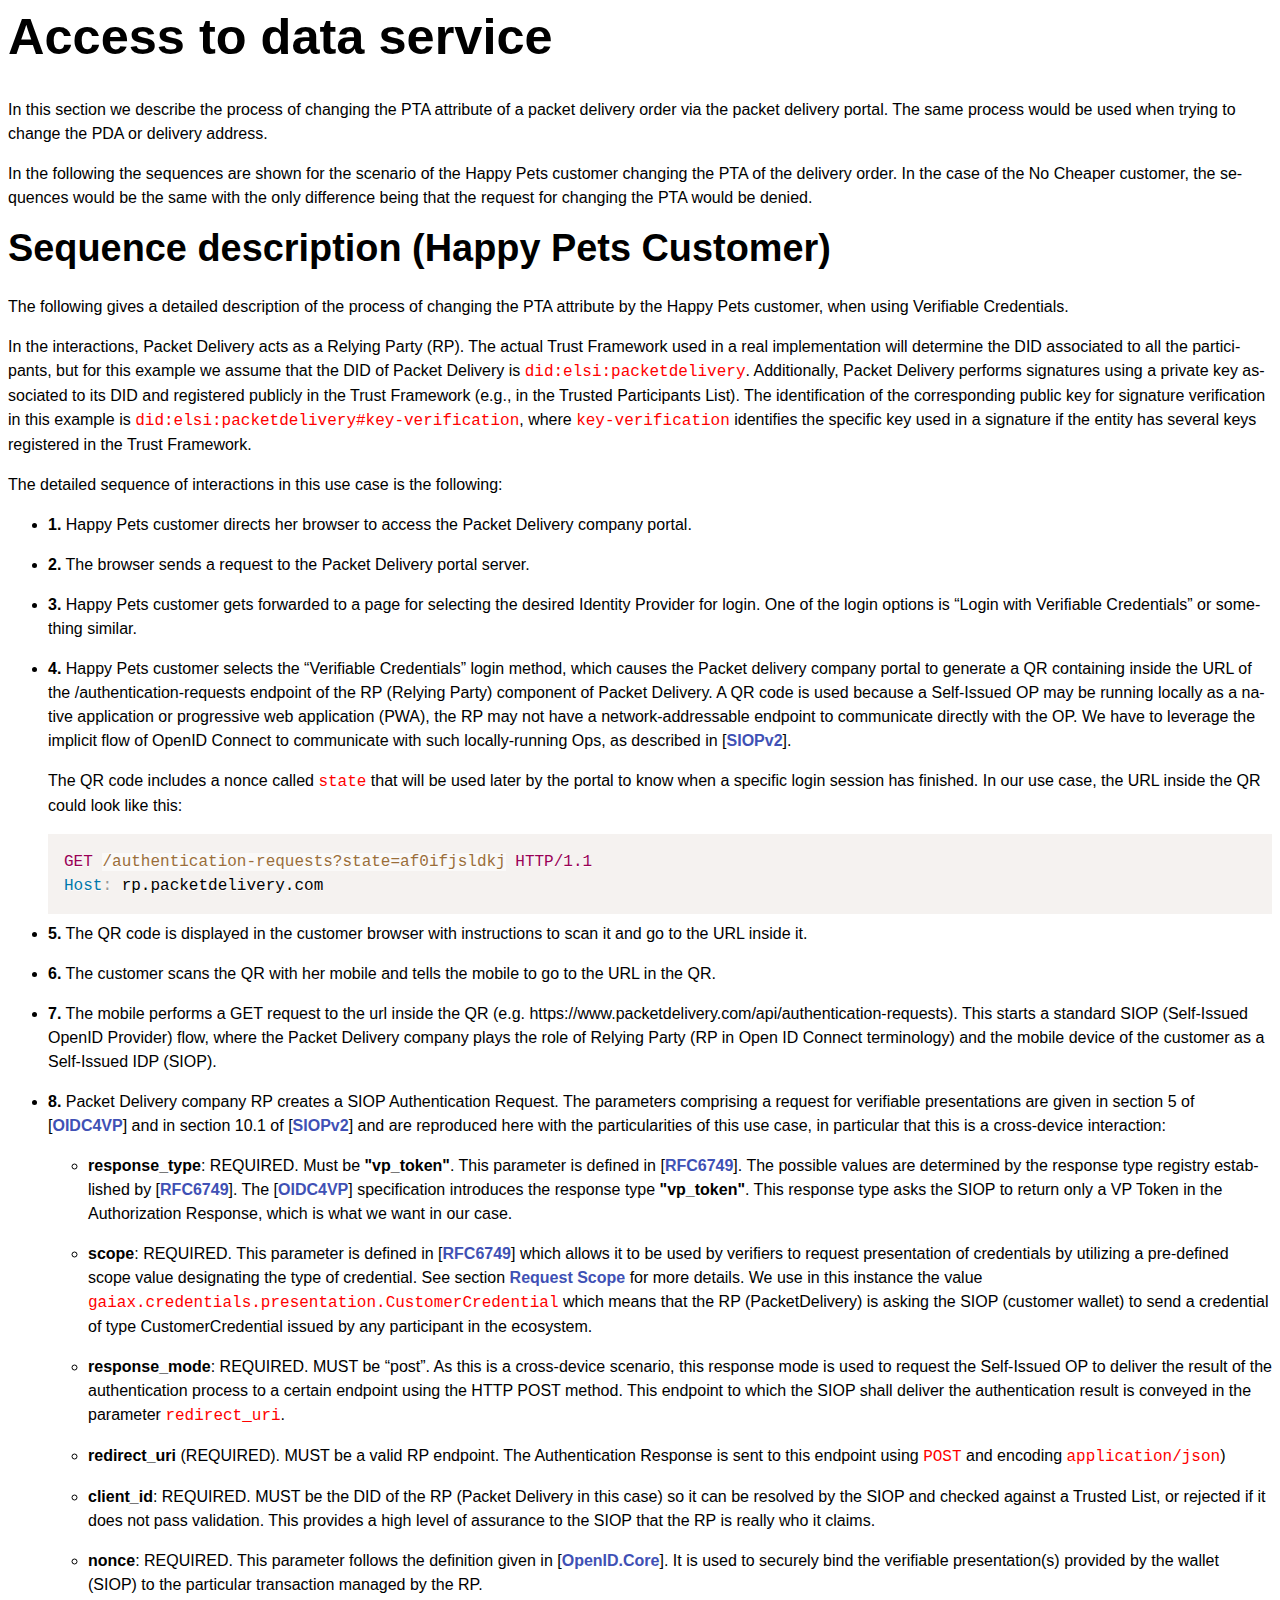
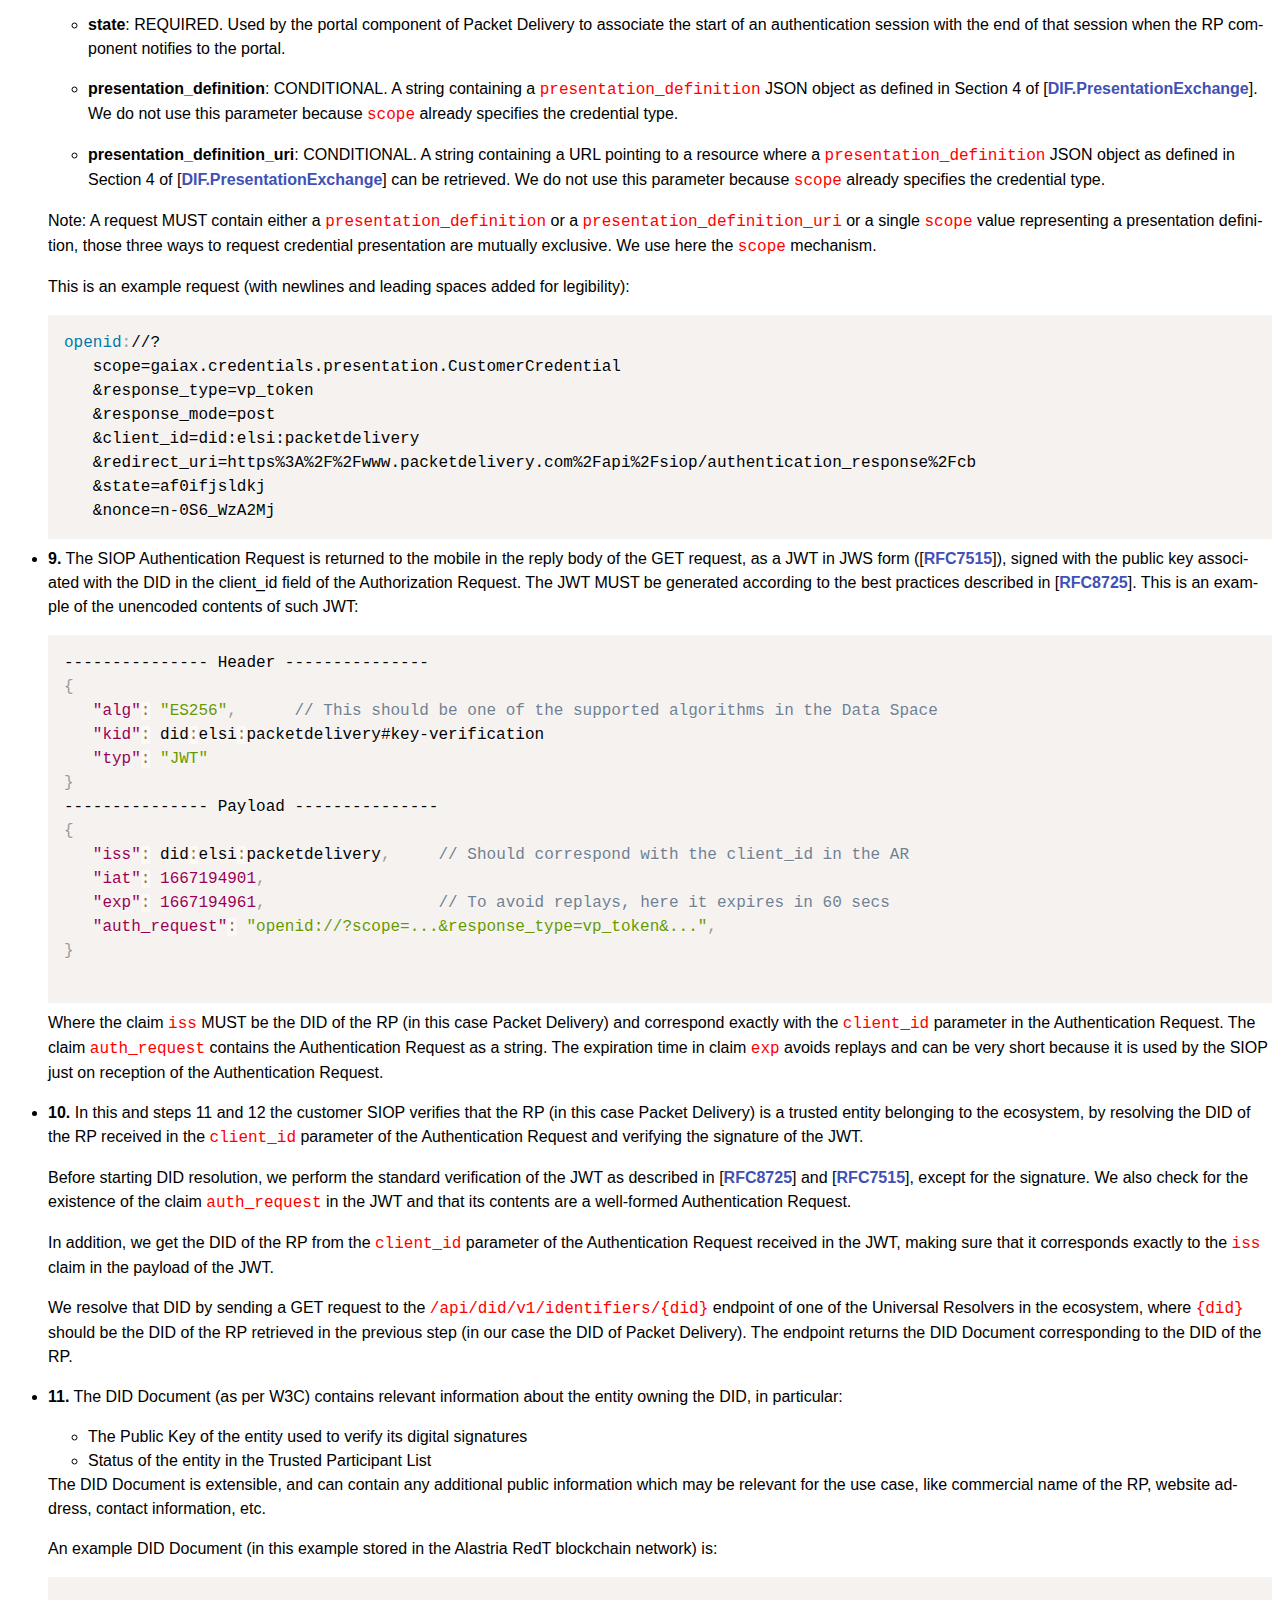
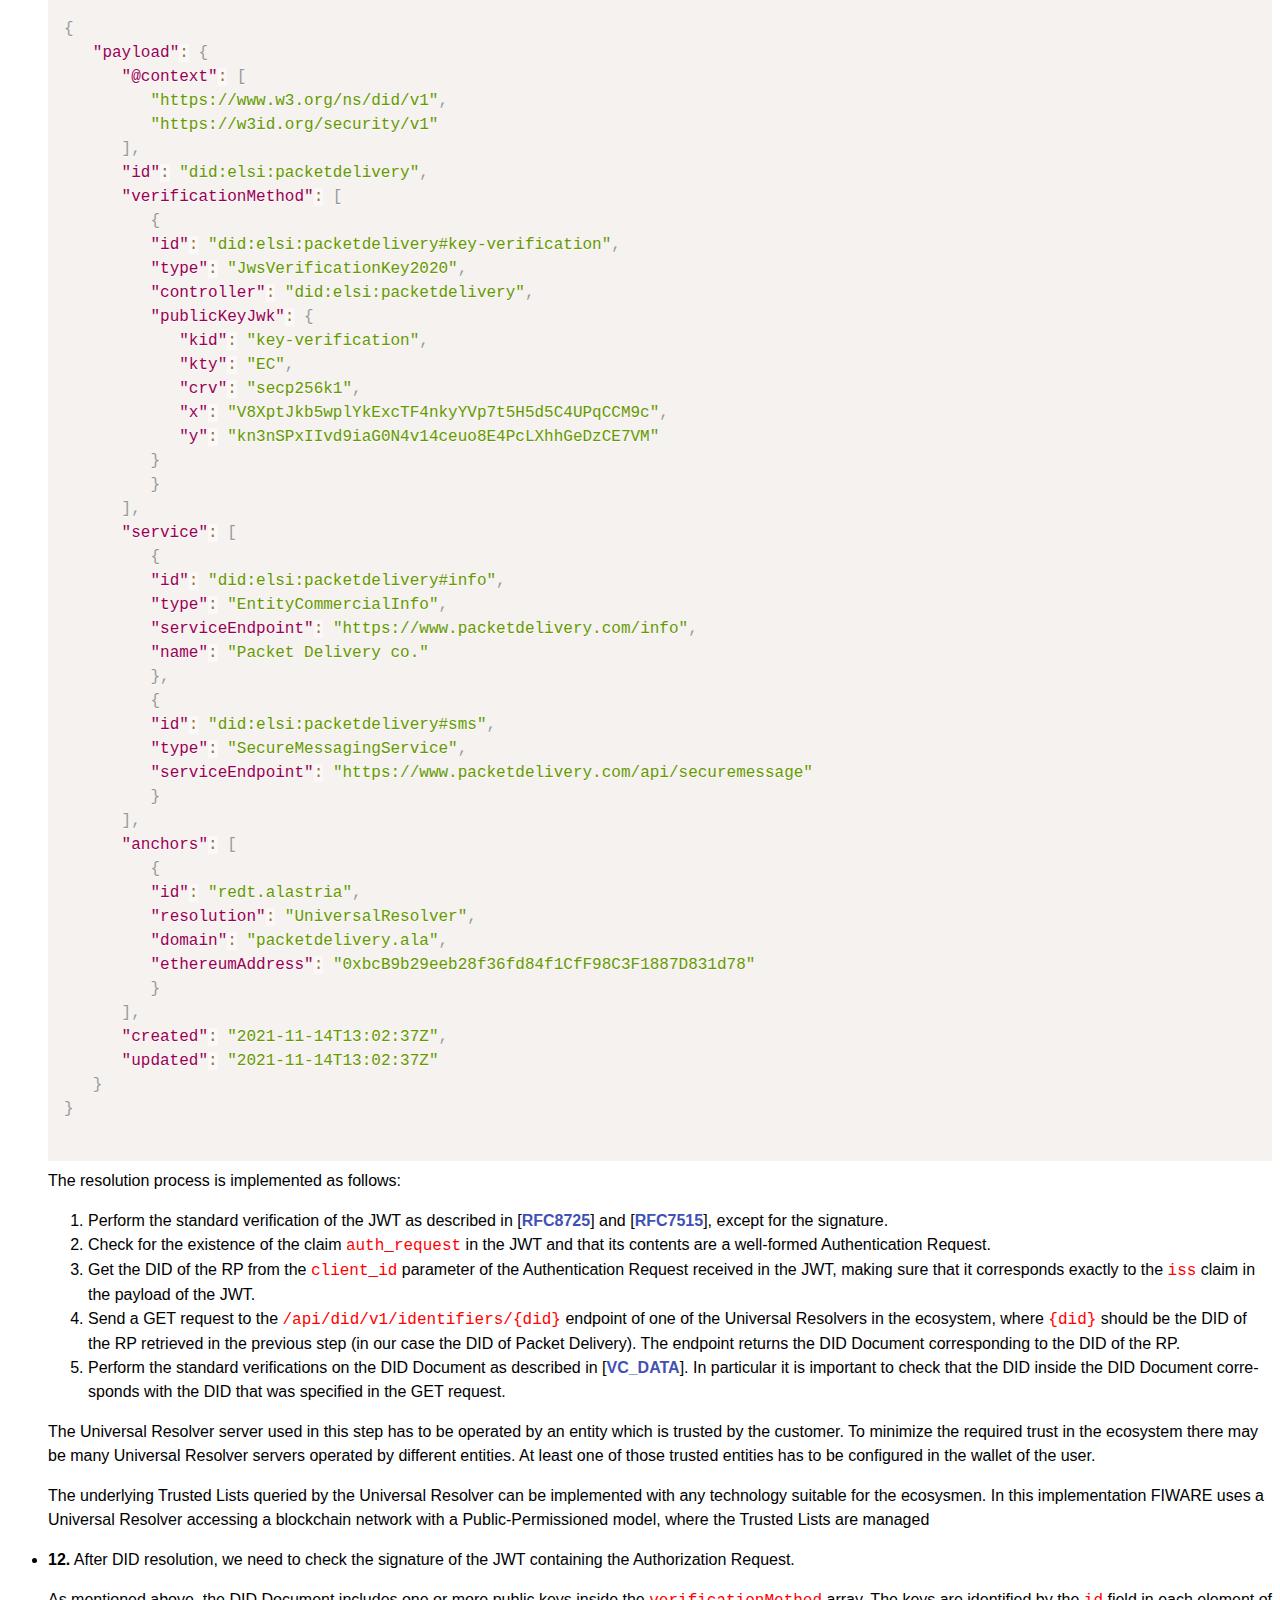
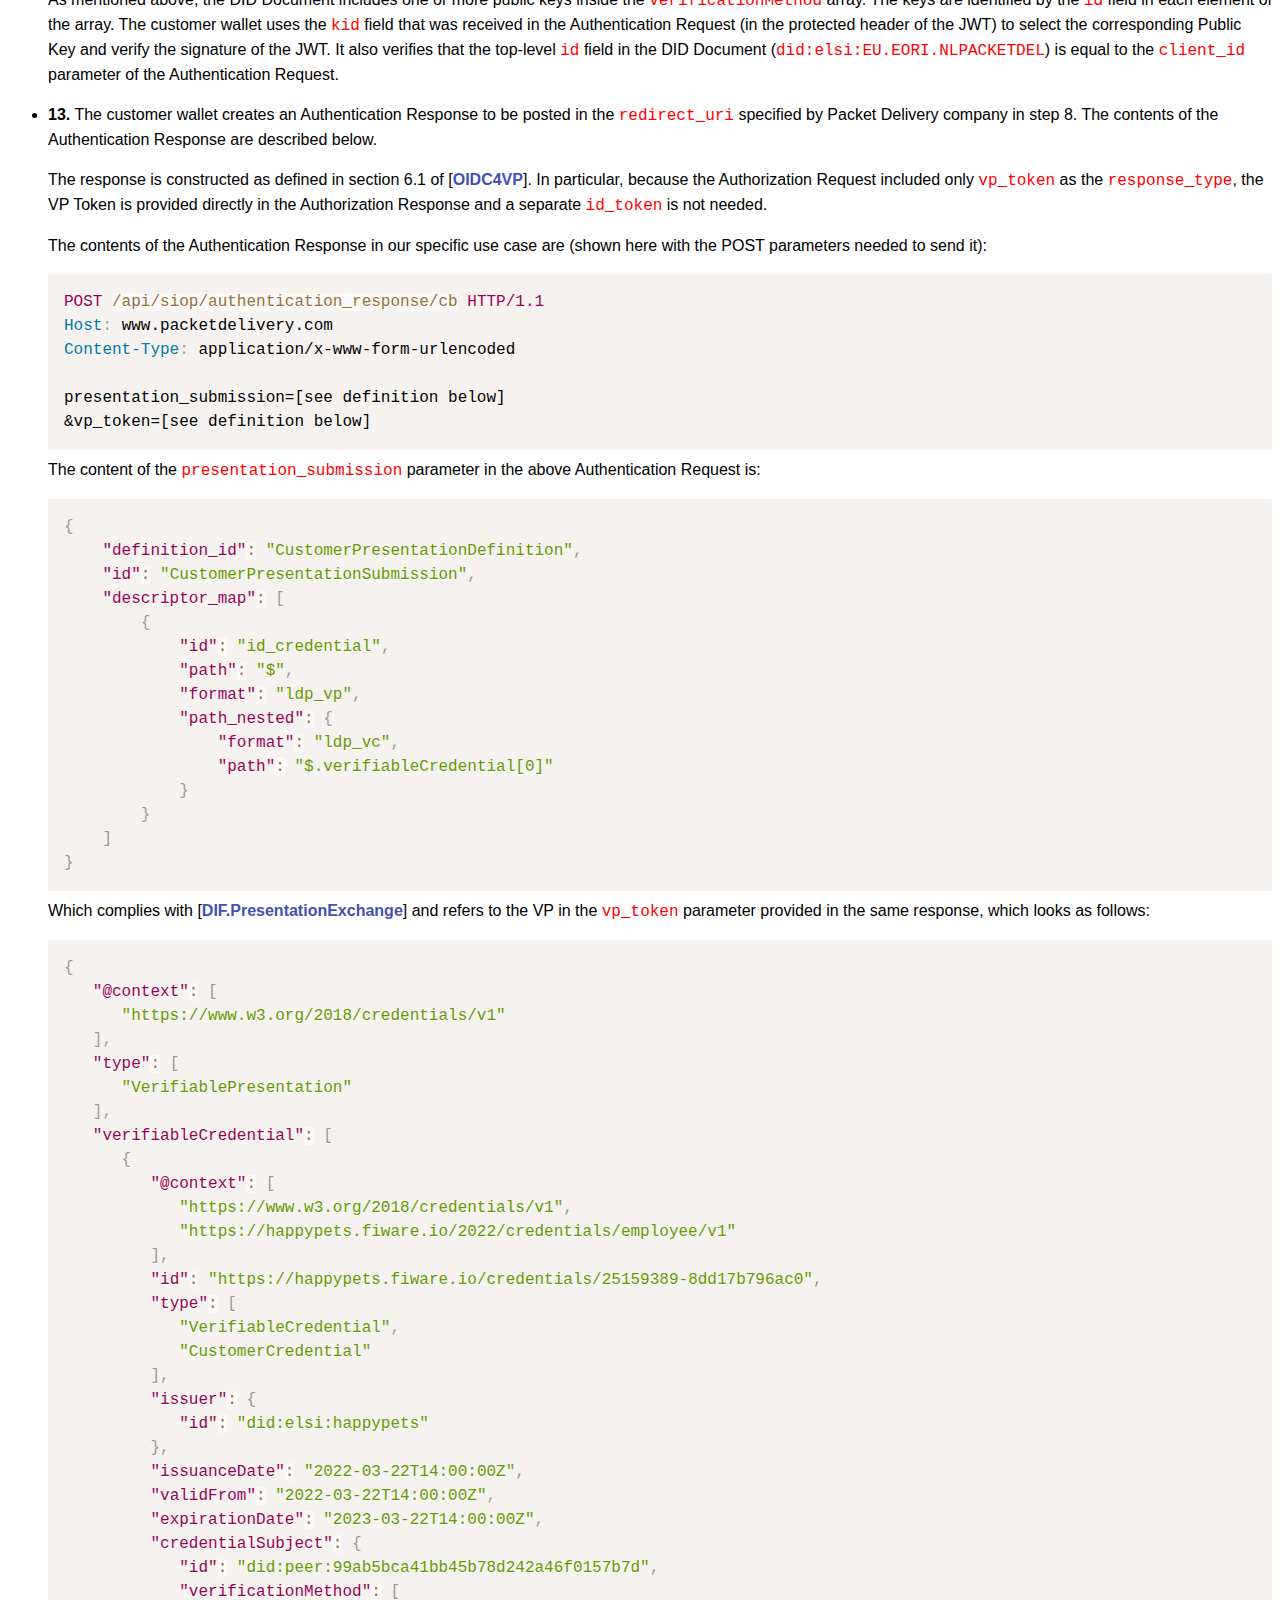
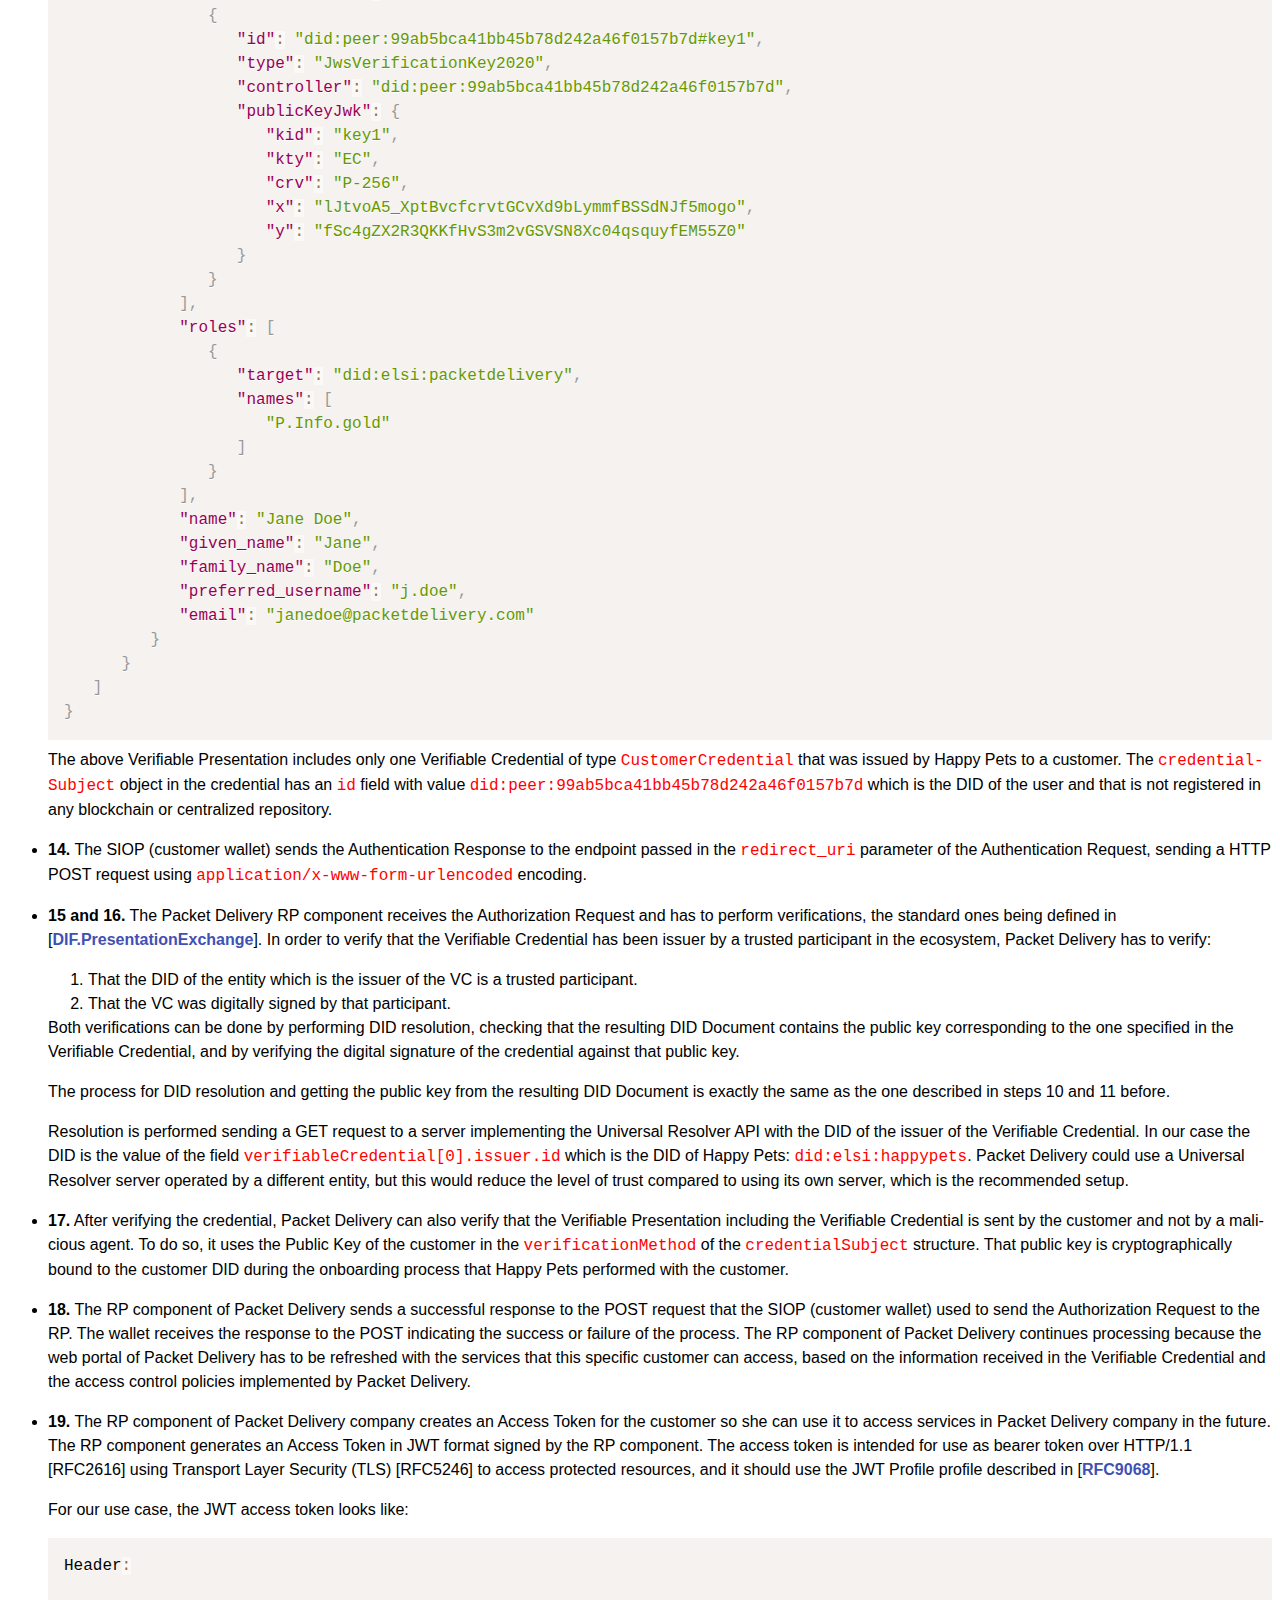
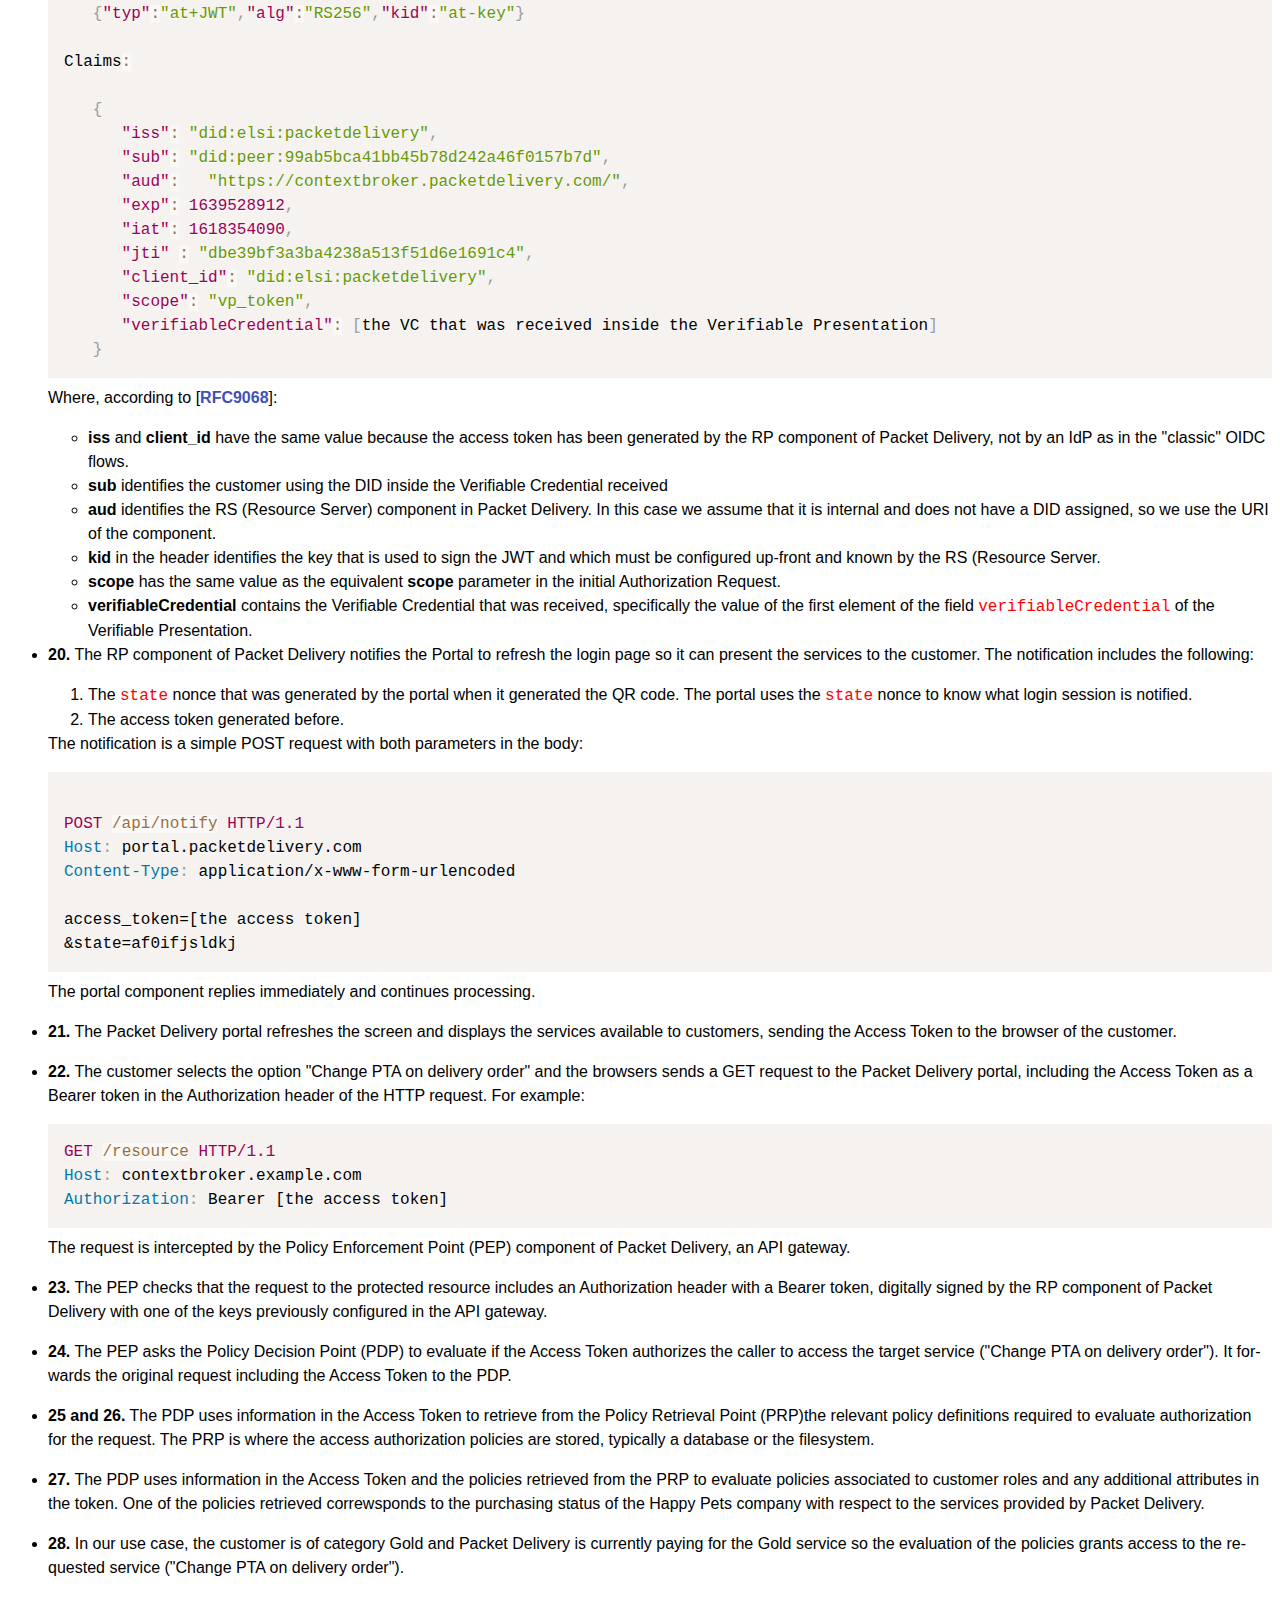
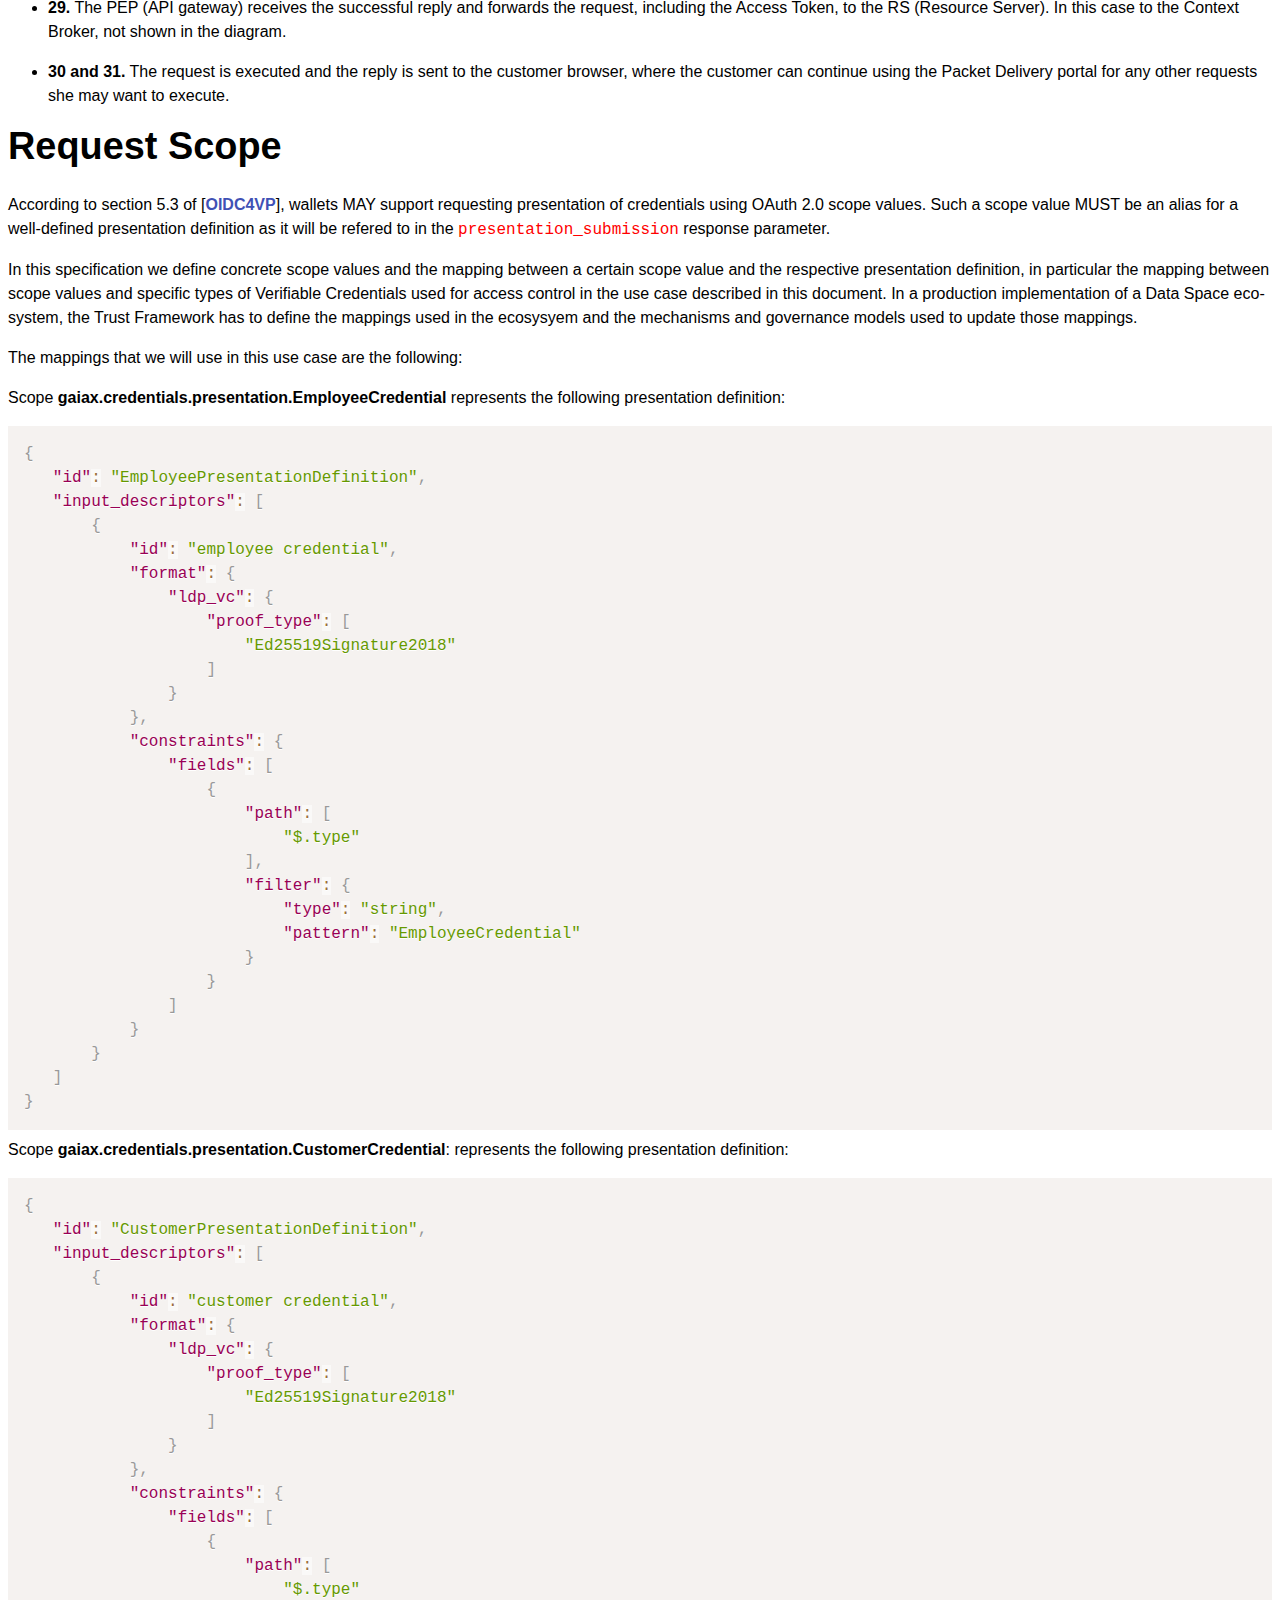
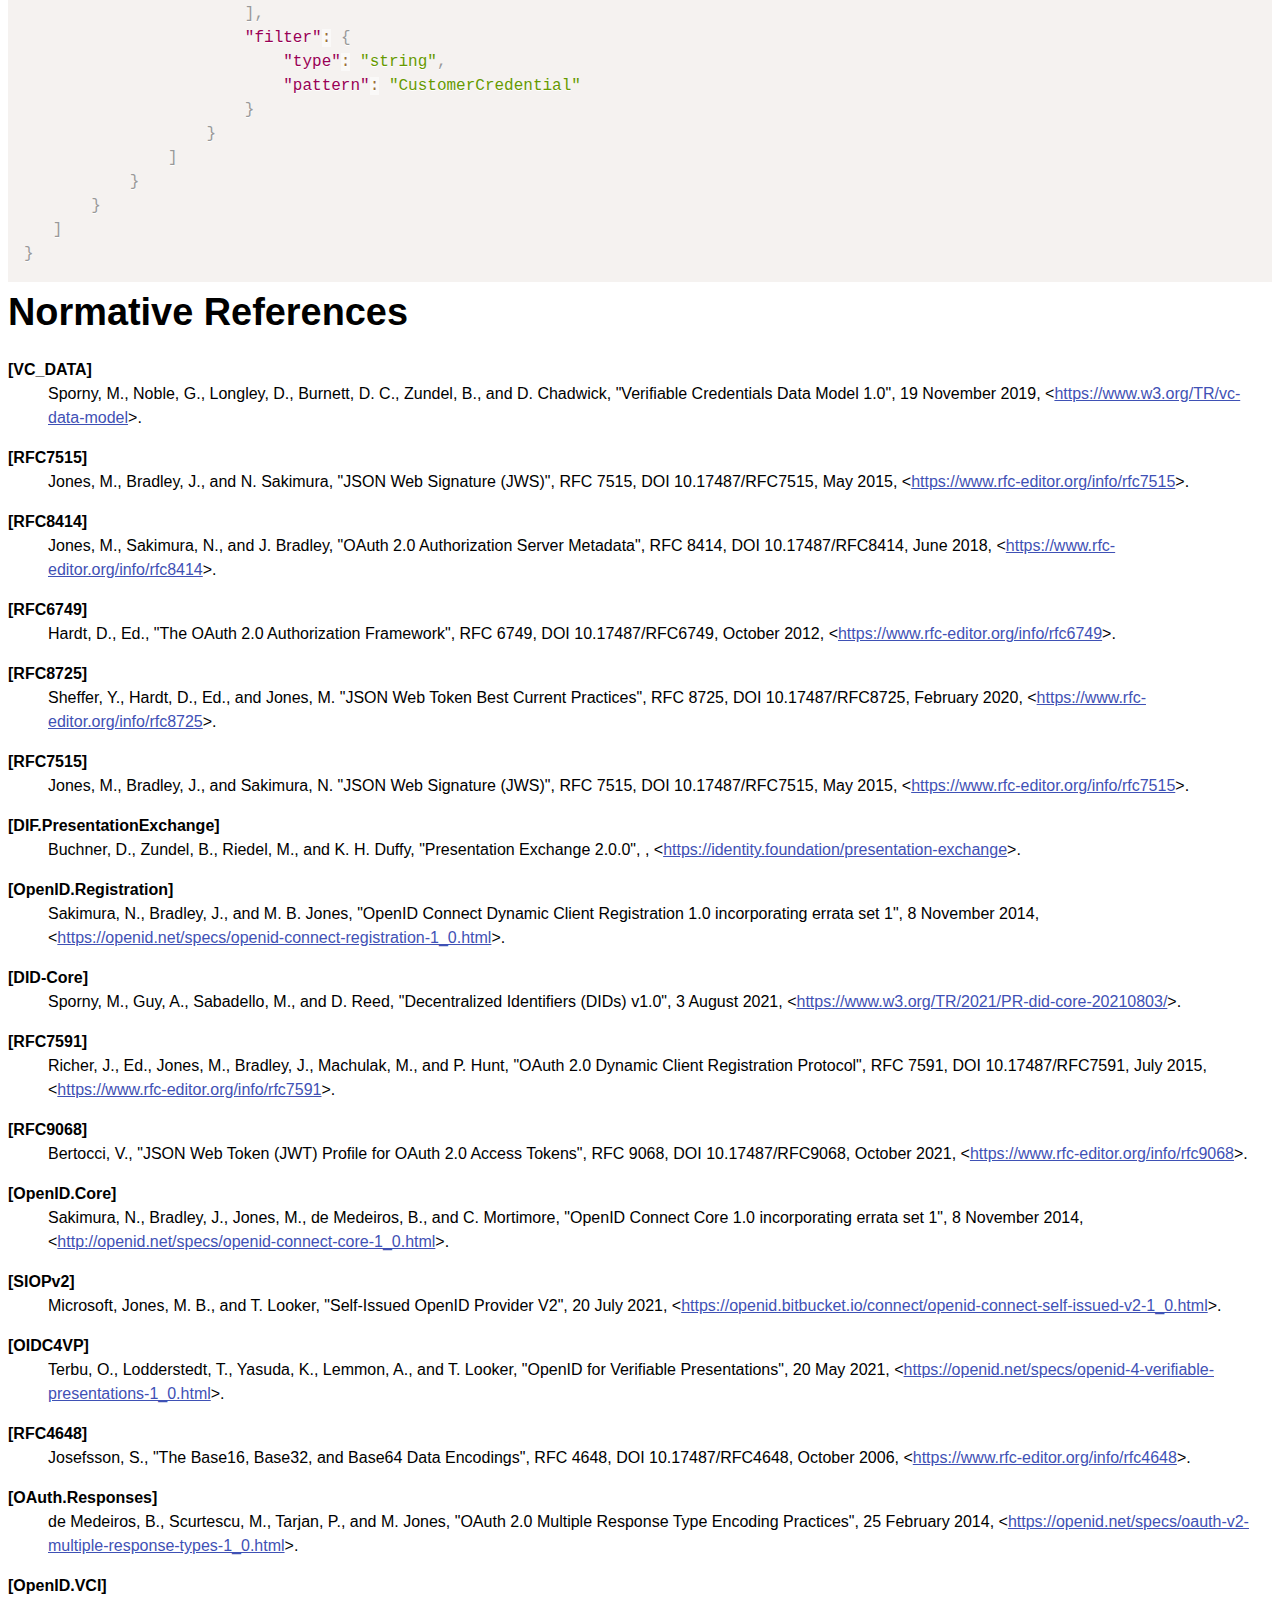
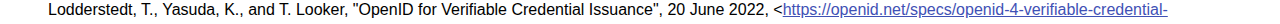
<file: change_pta.html>
<!DOCTYPE html>
<html lang="en">

<head>
   <meta charset="utf-8">
   <meta name="viewport" content="width=device-width, initial-scale=1" />
   <title>Change PTA</title>
   <link rel="stylesheet" href="./assets/w3.css" />
   <link href="./assets/prism.css" rel="stylesheet" />
</head>

<body class="w3-container">

   <h1>Access to data service</h1>

   <p>In this section we describe the process of changing the PTA attribute of a packet delivery order via the packet delivery portal. The same process would be used when trying to change the PDA or delivery address.
   </p>

   <p>In the following the sequences are shown for the scenario of the Happy Pets customer changing the PTA of the delivery order. In the case of the No Cheaper customer, the sequences would be the same with the only difference being that the request for changing the PTA would be denied.
   </p>

   <h2>Sequence description (Happy Pets Customer)</h2>

   <p>The following gives a detailed description of the process of changing the PTA attribute by the Happy Pets customer, when using Verifiable Credentials.
   </p>

   <p>In the interactions, Packet Delivery acts as a Relying Party (RP). The actual Trust Framework used in a real implementation will determine the DID associated to all the participants, but for this example we assume that the DID of Packet Delivery is <code>did:elsi:packetdelivery</code>. Additionally, Packet Delivery performs signatures using a private key associated to its DID and registered publicly in the Trust Framework (e.g., in the Trusted Participants List). The identification of the corresponding public key for signature verification in this example is <code>did:elsi:packetdelivery#key-verification</code>, where <code>key-verification</code> identifies the specific key used in a signature if the entity has several keys registered in the Trust Framework.
   </p>

   <p>The detailed sequence of interactions in this use case is the following:</p>

   <ul>

      <li>
         <p><b>1.</b> Happy Pets customer directs her browser to access the Packet Delivery company portal.
         </p>
      </li>

      <li>
         <p><b>2.</b> The browser sends a request to the Packet Delivery portal server.
         </p>
      </li>

      <li>
         <p><b>3.</b> Happy Pets customer gets forwarded to a page for selecting the desired Identity Provider for login. One of the login options is “Login with Verifiable Credentials” or something similar.
         </p>
      </li>

      <li>
         <p><b>4.</b> Happy Pets customer selects the “Verifiable Credentials” login method, which causes the Packet delivery company portal to generate a QR containing inside the URL of the /authentication-requests endpoint of the RP (Relying Party) component of Packet Delivery. A QR code is used because a Self-Issued OP may be running locally as a native application or progressive web application (PWA), the RP may not have a network-addressable endpoint to communicate directly with the OP. We have to leverage the implicit flow of OpenID Connect to communicate with such locally-running Ops, as described in [<a href="#SIOPv2" class="xref">SIOPv2</a>].
         </p>

         <p>The QR code includes a nonce called <code>state</code> that will be used later by the portal to know when a specific login session has finished. In our use case, the URL inside the QR could look like this:</p>

         <pre><code class="language-http">GET /authentication-requests?state=af0ifjsldkj HTTP/1.1
Host: rp.packetdelivery.com</code></pre>

      </li>

      <li>
         <p><b>5.</b> The QR code is displayed in the customer browser with instructions to scan it and go to the URL inside it.
         </p>
      </li>

      <li>
         <p><b>6.</b> The customer scans the QR with her mobile and tells the mobile to go to the URL in the QR.
         </p>
      </li>

      <li>
         <p><b>7.</b> The mobile performs a GET request to the url inside the QR (e.g. https://www.packetdelivery.com/api/authentication-requests). This starts a standard SIOP (Self-Issued OpenID Provider) flow, where the Packet Delivery company plays the role of Relying Party (RP in Open ID Connect terminology) and the mobile device of the customer as a Self-Issued IDP (SIOP).
         </p>
      </li>

      <li>
         <p><b>8.</b> Packet Delivery company RP creates a SIOP Authentication Request. The parameters comprising a request for verifiable presentations are given in section 5 of [<a href="#OIDC4VP" class="xref">OIDC4VP</a>] and in section 10.1 of [<a href="#SIOPv2" class="xref">SIOPv2</a>] and are reproduced here with the particularities of this use case, in particular that this is a cross-device interaction:
         </p>

         <ul>

            <li>
               <p><b>response_type</b>: REQUIRED. Must be <b>"vp_token"</b>. This parameter is defined in [<a href="#RFC6749" class="xref">RFC6749</a>]. The possible values are determined by the response type registry established by [<a href="#RFC6749" class="xref">RFC6749</a>]. The [<a href="#OIDC4VP" class="xref">OIDC4VP</a>] specification introduces the response type <b>"vp_token"</b>. This response type asks the SIOP to return only a VP Token in the Authorization Response, which is what we want in our case.
               </p>
            </li>

            <li>
               <p><b>scope</b>: REQUIRED. This parameter is defined in [<a href="#RFC6749" class="xref">RFC6749</a>] which allows it to be used by verifiers to request presentation of credentials by utilizing a pre-defined scope value designating the type of credential. See section <a href="#request_scope" class="xref">Request Scope</a> for more details. We use in this instance the value <code>gaiax.credentials.presentation.CustomerCredential</code> which means that the RP (PacketDelivery) is asking the SIOP (customer wallet) to send a credential of type CustomerCredential issued by any participant in the ecosystem.
               </p>
            </li>

            <li>
               <p><b>response_mode</b>: REQUIRED. MUST be “post”. As this is a cross-device scenario, this response mode is used to request the Self-Issued OP to deliver the result of the authentication process to a certain endpoint using the HTTP POST method. This endpoint to which the SIOP shall deliver the authentication result is conveyed in the parameter <code>redirect_uri</code>.
               </p>
            </li>

            <li>
               <p><b>redirect_uri</b> (REQUIRED). MUST be a valid RP endpoint. The Authentication Response is sent to this endpoint using <code>POST</code> and encoding <code>application/json</code>)
               </p>
            </li>

            <li>
               <p><b>client_id</b>: REQUIRED. MUST be the DID of the RP (Packet Delivery in this case) so it can be resolved by the SIOP and checked against a Trusted List, or rejected if it does not pass validation. This provides a high level of assurance to the SIOP that the RP is really who it claims.
               </p>
            </li>

            <li>
               <p><b>nonce</b>: REQUIRED. This parameter follows the definition given in [<a href="#OpenID.Core" class="xref">OpenID.Core</a>]. It is used to securely bind the verifiable presentation(s) provided by the wallet (SIOP) to the particular transaction managed by the RP.
               </p>
            </li>

            <li>
               <p><b>state</b>: REQUIRED. Used by the portal component of Packet Delivery to associate the start of an authentication session with the end of that session when the RP component notifies to the portal.
               </p>
            </li>


            <li>
               <p><b>presentation_definition</b>: CONDITIONAL. A string containing a <code>presentation_definition</code> JSON object as defined in Section 4 of [<a href="#DIF.PresentationExchange" class="xref">DIF.PresentationExchange</a>]. We do not use this parameter because <code>scope</code> already specifies the credential type.
               </p>
            </li>

            <li>
               <p><b>presentation_definition_uri</b>: CONDITIONAL. A string containing a URL pointing to a resource where a <code>presentation_definition</code> JSON object as defined in Section 4 of [<a href="#DIF.PresentationExchange" class="xref">DIF.PresentationExchange</a>] can be retrieved. We do not use this parameter because <code>scope</code> already specifies the credential type.
               </p>
            </li>

         </ul>

         <p>Note: A request MUST contain either a <code>presentation_definition</code> or a <code>presentation_definition_uri</code> or a single <code>scope</code> value representing a presentation definition, those three ways to request credential presentation are mutually exclusive. We use here the <code>scope</code> mechanism.
         </p>

         <p>This is an example request (with newlines and leading spaces added for legibility):</p>
         <div class="artwork art-text alignLeft">
            <pre><code class="language-http">openid://?
   <b>scope</b>=gaiax.credentials.presentation.CustomerCredential
   &amp;<b>response_type</b>=vp_token
   &amp;<b>response_mode</b>=post
   &amp;<b>client_id</b>=did:elsi:packetdelivery
   &amp;<b>redirect_uri</b>=https%3A%2F%2Fwww.packetdelivery.com%2Fapi%2Fsiop/authentication_response%2Fcb
   &amp;<b>state</b>=af0ifjsldkj
   &amp;<b>nonce</b>=n-0S6_WzA2Mj</code></pre>
         </div>

      </li>


      <li>
         <p><b>9.</b> The SIOP Authentication Request is returned to the mobile in the reply body of the GET request, as a JWT in JWS form ([<a href="#RFC7515" class="xref">RFC7515</a>]), signed with the public key associated with the DID in the client_id field of the Authorization Request. The JWT MUST be generated according to the best practices described in [<a href="#RFC8725" class="xref">RFC8725</a>]. This is an example of the unencoded contents of such JWT:
         </p>

         <pre><code class="language-json">--------------- Header ---------------
{
   "alg": "ES256",      // This should be one of the supported algorithms in the Data Space
   "kid": did:elsi:packetdelivery#key-verification
   "typ": "JWT"
}
--------------- Payload ---------------
{
   "iss": did:elsi:packetdelivery,     // Should correspond with the client_id in the AR
   "iat": 1667194901,
   "exp": 1667194961,                  // To avoid replays, here it expires in 60 secs
   "auth_request": "openid://?scope=...&amp;response_type=vp_token&amp;...",
}
   </code>
</pre>

         <p>Where the claim <code>iss</code> MUST be the DID of the RP (in this case Packet Delivery) and correspond exactly with the <code>client_id</code> parameter in the Authentication Request. The claim <code>auth_request</code> contains the Authentication Request as a string. The expiration time in claim <code>exp</code> avoids replays and can be very short because it is used by the SIOP just on reception of the Authentication Request.
         </p>

      </li>

      <li>
         <p><b>10.</b> In this and steps 11 and 12 the customer SIOP verifies that the RP (in this case Packet Delivery) is a trusted entity belonging to the ecosystem, by resolving the DID of the RP received in the <code>client_id</code> parameter of the Authentication Request and verifying the signature of the JWT.
         </p>

         <p>Before starting DID resolution, we perform the standard verification of the JWT as described in [<a href="#RFC8725" class="xref">RFC8725</a>] and [<a href="#RFC7515" class="xref">RFC7515</a>], except for the signature. We also check for the existence of the claim <code>auth_request</code> in the JWT and that its contents are a well-formed Authentication Request.
         </p>

         <p>In addition, we get the DID of the RP from the <code>client_id</code> parameter of the Authentication Request received in the JWT, making sure that it corresponds exactly to the <code>iss</code> claim in the payload of the JWT.</p>

         <p>We resolve that DID by sending a GET request to the <code>/api/did/v1/identifiers/{did}</code> endpoint of one of the Universal Resolvers in the ecosystem, where <code>{did}</code> should be the DID of the RP retrieved in the previous step (in our case the DID of Packet Delivery). The endpoint returns the DID Document corresponding to the DID of the RP.</p>

      </li>

      <li>
         <p><b>11.</b> The DID Document (as per W3C) contains relevant information about the entity owning the DID, in particular:
         </p>

         <ul>

            <li>The Public Key of the entity used to verify its digital signatures</li>

            <li>Status of the entity in the Trusted Participant List</li>
         </ul>

         <p>The DID Document is extensible, and can contain any additional public information which may be relevant for the use case, like commercial name of the RP, website address, contact information, etc.
         </p>

         <p>An example DID Document (in this example stored in the Alastria RedT blockchain network) is:</p>

         <pre><code class="language-json">
{
   "payload": {
      "@context": [
         "https://www.w3.org/ns/did/v1",
         "https://w3id.org/security/v1"
      ],
      "id": "did:elsi:packetdelivery",
      "verificationMethod": [
         {
         "id": "did:elsi:packetdelivery#key-verification",
         "type": "JwsVerificationKey2020",
         "controller": "did:elsi:packetdelivery",
         "publicKeyJwk": {
            "kid": "key-verification",
            "kty": "EC",
            "crv": "secp256k1",
            "x": "V8XptJkb5wplYkExcTF4nkyYVp7t5H5d5C4UPqCCM9c",
            "y": "kn3nSPxIIvd9iaG0N4v14ceuo8E4PcLXhhGeDzCE7VM"
         }
         }
      ],
      "service": [
         {
         "id": "did:elsi:packetdelivery#info",
         "type": "EntityCommercialInfo",
         "serviceEndpoint": "https://www.packetdelivery.com/info",
         "name": "Packet Delivery co."
         },
         {
         "id": "did:elsi:packetdelivery#sms",
         "type": "SecureMessagingService",
         "serviceEndpoint": "https://www.packetdelivery.com/api/securemessage"
         }
      ],
      "anchors": [
         {
         "id": "redt.alastria",
         "resolution": "UniversalResolver",
         "domain": "packetdelivery.ala",
         "ethereumAddress": "0xbcB9b29eeb28f36fd84f1CfF98C3F1887D831d78"
         }
      ],
      "created": "2021-11-14T13:02:37Z",
      "updated": "2021-11-14T13:02:37Z"
   }
}
         </code></pre>


         <p>The resolution process is implemented as follows:

         <ol>

            <li>Perform the standard verification of the JWT as described in [<a href="#RFC8725" class="xref">RFC8725</a>] and [<a href="#RFC7515" class="xref">RFC7515</a>], except for the signature.</li>

            <li>Check for the existence of the claim <code>auth_request</code> in the JWT and that its contents are a well-formed Authentication Request.</li>

            <li>Get the DID of the RP from the <code>client_id</code> parameter of the Authentication Request received in the JWT, making sure that it corresponds exactly to the <code>iss</code> claim in the payload of the JWT.</li>

            <li>Send a GET request to the <code>/api/did/v1/identifiers/{did}</code> endpoint of one of the Universal Resolvers in the ecosystem, where <code>{did}</code> should be the DID of the RP retrieved in the previous step (in our case the DID of Packet Delivery). The endpoint returns the DID Document corresponding to the DID of the RP.</li>

            <li>Perform the standard verifications on the DID Document as described in [<a href="#VC_DATA" class="xref">VC_DATA</a>]. In particular it is important to check that the DID inside the DID Document corresponds with the DID that was specified in the GET request.</li>

         </ol>

         </p>

         <p>The Universal Resolver server used in this step has to be operated by an entity which is trusted by the customer. To minimize the required trust in the ecosystem there may be many Universal Resolver servers operated by different entities. At least one of those trusted entities has to be configured in the wallet of the user.
         </p>

         <p>The underlying Trusted Lists queried by the Universal Resolver can be implemented with any technology suitable for the ecosysmen. In this implementation FIWARE uses a Universal Resolver accessing a blockchain network with a Public-Permissioned model, where the Trusted Lists are managed</p>

      </li>

      <li>
         <p><b>12.</b> After DID resolution, we need to check the signature of the JWT containing the Authorization Request.
         </p>

         <p>As mentioned above, the DID Document includes one or more public keys inside the <code>verificationMethod</code> array. The keys are identified by the <code>id</code> field in each element of the array. The customer wallet uses the <code>kid</code> field that was received in the Authentication Request (in the protected header of the JWT) to select the corresponding Public Key and verify the signature of the JWT. It also verifies that the top-level <code>id</code> field in the DID Document (<code>did:elsi:EU.EORI.NLPACKETDEL</code>) is equal to the <code>client_id</code> parameter of the Authentication Request.</p>

      </li>

      <li>
         <p><b>13.</b> The customer wallet creates an Authentication Response to be posted in the <code>redirect_uri</code> specified by Packet Delivery company in step 8. The contents of the Authentication Response are described below.</p>

         <p>The response is constructed as defined in section 6.1 of [<a href="#OIDC4VP" class="xref">OIDC4VP</a>]. In particular, because the Authorization Request included only <code>vp_token</code> as the <code>response_type</code>, the VP Token is provided directly in the Authorization Response and a separate <code>id_token</code> is not needed.</p>

         <p>The contents of the Authentication Response in our specific use case are (shown here with the POST parameters needed to send it):</p>

         <pre><code class="language-http">POST /api/siop/authentication_response/cb HTTP/1.1
Host: www.packetdelivery.com
Content-Type: application/x-www-form-urlencoded

presentation_submission=[see definition below]
&vp_token=[see definition below]
</code></pre>

         <p>The content of the <code>presentation_submission</code> parameter in the above Authentication Request is:</p>

         <pre><code class="language-json">{
    "definition_id": "CustomerPresentationDefinition",
    "id": "CustomerPresentationSubmission",
    "descriptor_map": [
        {
            "id": "id_credential",
            "path": "$",
            "format": "ldp_vp",
            "path_nested": {
                "format": "ldp_vc",
                "path": "$.verifiableCredential[0]"
            }
        }
    ]
}</code></pre>

         <p>Which complies with [<a href="#DIF.PresentationExchange" class="xref">DIF.PresentationExchange</a>] and refers to the VP in the <code>vp_token</code> parameter provided in the same response, which looks as follows:</p>

         <pre><code class="language-json">{
   "@context": [
      "https://www.w3.org/2018/credentials/v1"
   ],
   "type": [
      "VerifiablePresentation"
   ],
   "verifiableCredential": [
      {
         "@context": [
            "https://www.w3.org/2018/credentials/v1",
            "https://happypets.fiware.io/2022/credentials/employee/v1"
         ],
         "id": "https://happypets.fiware.io/credentials/25159389-8dd17b796ac0",
         "type": [
            "VerifiableCredential",
            "CustomerCredential"
         ],
         "issuer": {
            "id": "did:elsi:happypets"
         },
         "issuanceDate": "2022-03-22T14:00:00Z",
         "validFrom": "2022-03-22T14:00:00Z",
         "expirationDate": "2023-03-22T14:00:00Z",
         "credentialSubject": {
            "id": "did:peer:99ab5bca41bb45b78d242a46f0157b7d",
            "verificationMethod": [
               {
                  "id": "did:peer:99ab5bca41bb45b78d242a46f0157b7d#key1",
                  "type": "JwsVerificationKey2020",
                  "controller": "did:peer:99ab5bca41bb45b78d242a46f0157b7d",
                  "publicKeyJwk": {
                     "kid": "key1",
                     "kty": "EC",
                     "crv": "P-256",
                     "x": "lJtvoA5_XptBvcfcrvtGCvXd9bLymmfBSSdNJf5mogo",
                     "y": "fSc4gZX2R3QKKfHvS3m2vGSVSN8Xc04qsquyfEM55Z0"
                  }
               }
            ],
            "roles": [
               {
                  "target": "did:elsi:packetdelivery",
                  "names": [
                     "P.Info.gold"
                  ]
               }
            ],
            "name": "Jane Doe",
            "given_name": "Jane",
            "family_name": "Doe",
            "preferred_username": "j.doe",
            "email": "janedoe@packetdelivery.com"
         }
      }
   ]
}</code></pre>

         <p>The above Verifiable Presentation includes only one Verifiable Credential of type <code>CustomerCredential</code> that was issued by Happy Pets to a customer. The <code>credentialSubject</code> object in the credential has an <code>id</code> field with value <code>did:peer:99ab5bca41bb45b78d242a46f0157b7d</code> which is the DID of the user and that is not registered in any blockchain or centralized repository.</p>

      </li>

      <li>
         <p><b>14.</b> The SIOP (customer wallet) sends the Authentication Response to the endpoint passed in the <code>redirect_uri</code> parameter of the Authentication Request, sending a HTTP POST request using <code>application/x-www-form-urlencoded</code> encoding.
         </p>
      </li>

      <li>
         <p><b>15 and 16.</b> The Packet Delivery RP component receives the Authorization Request and has to perform verifications, the standard ones being defined in [<a href="#DIF.PresentationExchange" class="xref">DIF.PresentationExchange</a>]. In order to verify that the Verifiable Credential has been issuer by a trusted participant in the ecosystem, Packet Delivery has to verify:</p>

         <ol>

            <li>That the DID of the entity which is the issuer of the VC is a trusted participant.</li>

            <li>That the VC was digitally signed by that participant.</li>
         </ol>

         <p>Both verifications can be done by performing DID resolution, checking that the resulting DID Document contains the public key corresponding to the one specified in the Verifiable Credential, and by verifying the digital signature of the credential against that public key.</p>

         <p>The process for DID resolution and getting the public key from the resulting DID Document is exactly the same as the one described in steps 10 and 11 before.
         </p>

         <p>Resolution is performed sending a GET request to a server implementing the Universal Resolver API with the DID of the issuer of the Verifiable Credential. In our case the DID is the value of the field <code>verifiableCredential[0].issuer.id</code> which is the DID of Happy Pets: <code>did:elsi:happypets</code>. Packet Delivery could use a Universal Resolver server operated by a different entity, but this would reduce the level of trust compared to using its own server, which is the recommended setup.
         </p>

      </li>

      <li>
         <p><b>17.</b> After verifying the credential, Packet Delivery can also verify that the Verifiable Presentation including the Verifiable Credential is sent by the customer and not by a malicious agent. To do so, it uses the Public Key of the customer in the <code>verificationMethod</code> of the <code>credentialSubject</code> structure. That public key is cryptographically bound to the customer DID during the onboarding process that Happy Pets performed with the customer.
         </p>
      </li>

      <li>
         <p><b>18.</b> The RP component of Packet Delivery sends a successful response to the POST request that the SIOP (customer wallet) used to send the Authorization Request to the RP. The wallet receives the response to the POST indicating the success or failure of the process. The RP component of Packet Delivery continues processing because the web portal of Packet Delivery has to be refreshed with the services that this specific customer can access, based on the information received in the Verifiable Credential and the access control policies implemented by Packet Delivery.
         </p>
      </li>

      <li>
         <p><b>19.</b> The RP component of Packet Delivery company creates an Access Token for the customer so she can use it to access services in Packet Delivery company in the future. The RP component generates an Access Token in JWT format signed by the RP component. The access token is intended for use as bearer token over HTTP/1.1 [RFC2616] using Transport Layer Security (TLS) [RFC5246] to access protected resources, and it should use the JWT Profile profile described in [<a href="#RFC9068" class="xref">RFC9068</a>].
         </p>

         <p>For our use case, the JWT access token looks like:</p>

         <pre><code class="language-json">Header:

   {"typ":"at+JWT","alg":"RS256","kid":"at-key"}

Claims:

   {
      "iss": "did:elsi:packetdelivery",
      "sub": "did:peer:99ab5bca41bb45b78d242a46f0157b7d",
      "aud":   "https://contextbroker.packetdelivery.com/",
      "exp": 1639528912,
      "iat": 1618354090,
      "jti" : "dbe39bf3a3ba4238a513f51d6e1691c4",
      "client_id": "did:elsi:packetdelivery",
      "scope": "vp_token",
      "verifiableCredential": [the VC that was received inside the Verifiable Presentation]
   }</code></pre>

         <p>Where, according to [<a href="#RFC9068" class="xref">RFC9068</a>]:</p>

         <ul>

            <li><b>iss</b> and <b>client_id</b> have the same value because the access token has been generated by the RP component of Packet Delivery, not by an IdP as in the "classic" OIDC flows.</li>

            <li><b>sub</b> identifies the customer using the DID inside the Verifiable Credential received</li>

            <li><b>aud</b> identifies the RS (Resource Server) component in Packet Delivery. In this case we assume that it is internal and does not have a DID assigned, so we use the URI of the component.</li>

            <li><b>kid</b> in the header identifies the key that is used to sign the JWT and which must be configured up-front and known by the RS (Resource Server.</li>

            <li><b>scope</b> has the same value as the equivalent <b>scope</b> parameter in the initial Authorization Request.</li>

            <li><b>verifiableCredential</b> contains the Verifiable Credential that was received, specifically the value of the first element of the field <code>verifiableCredential</code> of the Verifiable Presentation.</li>

         </ul>

      </li>

      <li>
         <p><b>20.</b> The RP component of Packet Delivery notifies the Portal to refresh the login page so it can present the services to the customer. The notification includes the following:</p>

         <ol>
            <li>The <code>state</code> nonce that was generated by the portal when it generated the QR code. The portal uses the <code>state</code> nonce  to know what login session is notified.</li>

            <li>The access token generated before.</li>
         </ol>

         <p>The notification is a simple POST request with both parameters in the body:</p>

         <pre><code class="language-http">
POST /api/notify HTTP/1.1
Host: portal.packetdelivery.com
Content-Type: application/x-www-form-urlencoded

access_token=[the access token]
&state=af0ifjsldkj</code></pre>

         <p>The portal component replies immediately and continues processing.</p>

      </li>

      <li>
         <p><b>21.</b> The Packet Delivery portal refreshes the screen and displays the services available to customers, sending the Access Token to the browser of the customer.</p>
      </li>

      <li>
         <p><b>22.</b> The customer selects the option "Change PTA on delivery order" and the browsers sends a GET request to the Packet Delivery portal, including the Access Token as a Bearer token in the Authorization header of the HTTP request. For example:</p>

         <pre><code class="language-http">GET /resource HTTP/1.1
Host: contextbroker.example.com
Authorization: Bearer [the access token]</code></pre>

         <p>The request is intercepted by the Policy Enforcement Point (PEP) component of Packet Delivery, an API gateway.</p>

      </li>

      <li>
         <p><b>23.</b> The PEP checks that the request to the protected resource includes an Authorization header with a Bearer token, digitally signed by the RP component of Packet Delivery with one of the keys previously configured in the API gateway.</p>

      </li>

      <li>
         <p><b>24.</b> The PEP asks the Policy Decision Point (PDP) to evaluate if the Access Token authorizes the caller to access the target service ("Change PTA on delivery order"). It forwards the original request including the Access Token to the PDP.</p>

      </li>

      <li>
         <p><b>25 and 26.</b> The PDP uses information in the Access Token to retrieve from the Policy Retrieval Point (PRP)the relevant policy definitions required to evaluate authorization for the request. The PRP is where the access authorization policies are stored, typically a database or the filesystem.</p>

      </li>

      <li>
         <p><b>27.</b> The PDP uses information in the Access Token and the policies retrieved from the PRP to evaluate policies associated to customer roles and any additional attributes in the token. One of the policies retrieved correwsponds to the purchasing status of the Happy Pets company with respect to the services provided by Packet Delivery.</p>

      </li>

      <li>
         <p><b>28.</b> In our use case, the customer is of category Gold and Packet Delivery is currently paying for the Gold service so the evaluation of the policies grants access to the requested service ("Change PTA on delivery order").</p>

      </li>

      <li>
         <p><b>29.</b> The PEP (API gateway) receives the successful reply and forwards the request, including the Access Token, to the RS (Resource Server). In this case to the Context Broker, not shown in the diagram.</p>

      </li>

      <li>
         <p><b>30 and 31.</b> The request is executed and the reply is sent to the customer browser, where the customer can continue using the Packet Delivery portal for any other requests she may want to execute.</p>

      </li>


   </ul>

   <section id="request_scope">
      <h2 id="name-scope">
         Request Scope
      </h2>

      <p>
         According to section 5.3 of [<a href="#OIDC4VP" class="xref">OIDC4VP</a>], wallets MAY support requesting presentation of credentials using OAuth 2.0 scope values. Such a scope value MUST be an alias for a well-defined presentation definition as it will be refered to in the <code>presentation_submission</code> response parameter.
      </p>
      <p>
         In this specification we define concrete scope values and the mapping between a certain scope value and the respective presentation definition, in particular the mapping between scope values and specific types of Verifiable Credentials used for access control in the use case described in this document. In a production implementation of a Data Space ecosystem, the Trust Framework has to define the mappings used in the ecosysyem and the mechanisms and governance models used to update those mappings.
      </p>
      <p>
         The mappings that we will use in this use case are the following:
      </p>

      <p>
         Scope <b>gaiax.credentials.presentation.EmployeeCredential</b> represents the following presentation definition:
      </p>

      <pre><code class="language-json">{
   "id": "EmployeePresentationDefinition",
   "input_descriptors": [
       {
           "id": "employee credential",
           "format": {
               "ldp_vc": {
                   "proof_type": [
                       "Ed25519Signature2018"
                   ]
               }
           },
           "constraints": {
               "fields": [
                   {
                       "path": [
                           "$.type"
                       ],
                       "filter": {
                           "type": "string",
                           "pattern": "EmployeeCredential"
                       }
                   }
               ]
           }
       }
   ]
}</code></pre>


      <p>
         Scope <b>gaiax.credentials.presentation.CustomerCredential</b>: represents the following presentation definition:
      </p>

      <pre><code class="language-json">{
   "id": "CustomerPresentationDefinition",
   "input_descriptors": [
       {
           "id": "customer credential",
           "format": {
               "ldp_vc": {
                   "proof_type": [
                       "Ed25519Signature2018"
                   ]
               }
           },
           "constraints": {
               "fields": [
                   {
                       "path": [
                           "$.type"
                       ],
                       "filter": {
                           "type": "string",
                           "pattern": "CustomerCredential"
                       }
                   }
               ]
           }
       }
   ]
}</code></pre>

   </section>


   <section id="section-11">
      <h2 id="name-normative-references">
         Normative References
      </h2>

      <dl class="references">
         <dt id="VC_DATA">[VC_DATA]</dt>
         <dd>
            <span class="refAuthor">Sporny, M.</span><span class="refAuthor">, Noble, G.</span><span class="refAuthor">, Longley, D.</span><span class="refAuthor">, Burnett, D. C.</span><span class="refAuthor">, Zundel, B.</span><span class="refAuthor">, and D. Chadwick</span>, <span class="refTitle">"Verifiable Credentials Data Model 1.0"</span>, <time datetime="2019-11-19">19 November 2019</time>, <span>&lt;<a href="https://www.w3.org/TR/vc-data-model">https://www.w3.org/TR/vc-data-model</a>&gt;</span>.
         </dd>
         <dt id="RFC7515">[RFC7515]</dt>
         <dd>
            <span class="refAuthor">Jones, M.</span><span class="refAuthor">, Bradley, J.</span><span class="refAuthor">, and N. Sakimura</span>, <span class="refTitle">"JSON Web Signature (JWS)"</span>, <span class="seriesInfo">RFC 7515</span>, <span class="seriesInfo">DOI 10.17487/RFC7515</span>, <time datetime="2015-05">May 2015</time>, <span>&lt;<a href="https://www.rfc-editor.org/info/rfc7515">https://www.rfc-editor.org/info/rfc7515</a>&gt;</span>.
         </dd>
         <dt id="RFC8414">[RFC8414]</dt>
         <dd>
            <span class="refAuthor">Jones, M.</span><span class="refAuthor">, Sakimura, N.</span><span class="refAuthor">, and J. Bradley</span>, <span class="refTitle">"OAuth 2.0 Authorization Server Metadata"</span>, <span class="seriesInfo">RFC 8414</span>, <span class="seriesInfo">DOI 10.17487/RFC8414</span>, <time datetime="2018-06">June 2018</time>, <span>&lt;<a href="https://www.rfc-editor.org/info/rfc8414">https://www.rfc-editor.org/info/rfc8414</a>&gt;</span>.
         </dd>
         <dt id="RFC6749">[RFC6749]</dt>
         <dd>
            <span class="refAuthor">Hardt, D., Ed.</span>, <span class="refTitle">"The OAuth 2.0 Authorization Framework"</span>, <span class="seriesInfo">RFC 6749</span>, <span class="seriesInfo">DOI 10.17487/RFC6749</span>, <time datetime="2012-10">October 2012</time>, <span>&lt;<a href="https://www.rfc-editor.org/info/rfc6749">https://www.rfc-editor.org/info/rfc6749</a>&gt;</span>.
         </dd>

         <dt id="RFC8725">[RFC8725]</dt>
         <dd>
            <span class="refAuthor">Sheffer, Y.</span>, <span class="refAuthor">Hardt, D., Ed.</span>, <span class="refAuthor">and Jones, M.</span> <span class="refTitle">"JSON Web Token Best Current Practices"</span>, <span class="seriesInfo">RFC 8725</span>, <span class="seriesInfo">DOI 10.17487/RFC8725</span>, <time datetime="2020-02">February 2020</time>, <span>&lt;<a href="https://www.rfc-editor.org/info/rfc8725">https://www.rfc-editor.org/info/rfc8725</a>&gt;</span>.
         </dd>

         <dt id="RFC7515">[RFC7515]</dt>
         <dd>
            <span class="refAuthor">Jones, M.</span>, <span class="refAuthor">Bradley, J.</span>, <span class="refAuthor">and Sakimura, N.</span> <span class="refTitle">"JSON Web Signature (JWS)"</span>, <span class="seriesInfo">RFC 7515</span>, <span class="seriesInfo">DOI 10.17487/RFC7515</span>, <time datetime="2015-05">May 2015</time>, <span>&lt;<a href="https://www.rfc-editor.org/info/rfc7515">https://www.rfc-editor.org/info/rfc7515</a>&gt;</span>.
         </dd>


         <dt id="DIF.PresentationExchange">[DIF.PresentationExchange]</dt>
         <dd>
            <span class="refAuthor">Buchner, D.</span><span class="refAuthor">, Zundel, B.</span><span
            class="refAuthor">, Riedel, M.</span><span class="refAuthor">, and K. H. Duffy</span>, <span
            class="refTitle">"Presentation Exchange 2.0.0"</span>, <time></time>, <span>&lt;<a
               href="https://identity.foundation/presentation-exchange">https://identity.foundation/presentation-exchange</a>&gt;</span>.
         </dd>
         <dt id="OpenID.Registration">[OpenID.Registration]</dt>
         <dd>
            <span class="refAuthor">Sakimura, N.</span><span class="refAuthor">, Bradley, J.</span><span
            class="refAuthor">, and M. B. Jones</span>, <span class="refTitle">"OpenID Connect Dynamic Client
               Registration 1.0 incorporating errata set 1"</span>, <time datetime="2014-11-08">8 November 2014</time>,
            <span>&lt;<a
               href="https://openid.net/specs/openid-connect-registration-1_0.html">https://openid.net/specs/openid-connect-registration-1_0.html</a>&gt;</span>.
         </dd>
         <dt id="DID-Core">[DID-Core]</dt>
         <dd>
            <span class="refAuthor">Sporny, M.</span><span class="refAuthor">, Guy, A.</span><span class="refAuthor">,
               Sabadello, M.</span><span class="refAuthor">, and D. Reed</span>, <span class="refTitle">"Decentralized
               Identifiers (DIDs) v1.0"</span>, <time datetime="2021-08-03">3 August 2021</time>, <span>&lt;<a
               href="https://www.w3.org/TR/2021/PR-did-core-20210803/">https://www.w3.org/TR/2021/PR-did-core-20210803/</a>&gt;</span>.
         </dd>
         <dt id="RFC7591">[RFC7591]</dt>
         <dd>
            <span class="refAuthor">Richer, J., Ed.</span><span class="refAuthor">, Jones, M.</span><span class="refAuthor">, Bradley, J.</span><span class="refAuthor">, Machulak, M.</span><span class="refAuthor">, and P. Hunt</span>, <span class="refTitle">"OAuth 2.0 Dynamic Client Registration Protocol"</span>, <span class="seriesInfo">RFC 7591</span>, <span class="seriesInfo">DOI 10.17487/RFC7591</span>, <time datetime="2015-07">July 2015</time>, <span>&lt;<a href="https://www.rfc-editor.org/info/rfc7591">https://www.rfc-editor.org/info/rfc7591</a>&gt;</span>.
         </dd>


         <dt id="RFC9068">[RFC9068]</dt>
         <dd>
            <span class="refAuthor">Bertocci, V.</span>, <span class="refTitle">"JSON Web Token (JWT) Profile for OAuth 2.0 Access Tokens"</span>, <span class="seriesInfo">RFC 9068</span>, <span class="seriesInfo">DOI 10.17487/RFC9068</span>, <time datetime="2021-10">October 2021</time>, <span>&lt;<a href="https://www.rfc-editor.org/info/rfc9068">https://www.rfc-editor.org/info/rfc9068</a>&gt;</span>.
         </dd>


         <dt id="OpenID.Core">[OpenID.Core]</dt>
         <dd>
            <span class="refAuthor">Sakimura, N.</span><span class="refAuthor">, Bradley, J.</span><span class="refAuthor">, Jones, M.</span><span class="refAuthor">, de Medeiros, B.</span><span class="refAuthor">, and C. Mortimore</span>, <span class="refTitle">"OpenID Connect Core 1.0 incorporating errata set 1"</span>, <time datetime="2014-11-08">8 November 2014</time>, <span>&lt;<a href="http://openid.net/specs/openid-connect-core-1_0.html">http://openid.net/specs/openid-connect-core-1_0.html</a>&gt;</span>.
         </dd>
         <dt id="SIOPv2">[SIOPv2]</dt>
         <dd>
            <span class="refAuthor">Microsoft</span><span class="refAuthor">, Jones, M. B.</span><span class="refAuthor">, and T. Looker</span>, <span class="refTitle">"Self-Issued OpenID Provider V2"</span>, <time datetime="2021-07-20">20 July 2021</time>, <span>&lt;<a href="https://openid.bitbucket.io/connect/openid-connect-self-issued-v2-1_0.html">https://openid.bitbucket.io/connect/openid-connect-self-issued-v2-1_0.html</a>&gt;</span>.
         </dd>

         <dt id="OIDC4VP">[OIDC4VP]</dt>
         <dd>
            <span class="refAuthor">Terbu, O.</span><span class="refAuthor">, Lodderstedt, T.</span><span
            class="refAuthor">, Yasuda, K.</span><span class="refAuthor">, Lemmon, A.</span><span
            class="refAuthor">,
               and T. Looker</span>, <span class="refTitle">"OpenID for Verifiable Presentations"</span>, <time
            datetime="2021-05-20">20 May 2021</time>, <span>&lt;<a
               href="https://openid.net/specs/openid-4-verifiable-presentations-1_0.html">https://openid.net/specs/openid-4-verifiable-presentations-1_0.html</a>&gt;</span>.
         </dd>

         <dt id="RFC4648">[RFC4648]</dt>
         <dd>
            <span class="refAuthor">Josefsson, S.</span>, <span class="refTitle">"The Base16, Base32, and Base64 Data
               Encodings"</span>, <span class="seriesInfo">RFC 4648</span>, <span class="seriesInfo">DOI
               10.17487/RFC4648</span>, <time datetime="2006-10">October 2006</time>, <span>&lt;<a
               href="https://www.rfc-editor.org/info/rfc4648">https://www.rfc-editor.org/info/rfc4648</a>&gt;</span>.
         </dd>
         <dt id="OAuth.Responses">[OAuth.Responses]</dt>
         <dd>
            <span class="refAuthor">de Medeiros, B.</span><span class="refAuthor">, Scurtescu, M.</span><span
            class="refAuthor">, Tarjan, P.</span><span class="refAuthor">, and M. Jones</span>, <span
            class="refTitle">"OAuth 2.0 Multiple Response Type Encoding Practices"</span>, <time
            datetime="2014-02-25">25 February 2014</time>, <span>&lt;<a
               href="https://openid.net/specs/oauth-v2-multiple-response-types-1_0.html">https://openid.net/specs/oauth-v2-multiple-response-types-1_0.html</a>&gt;</span>.
         </dd>
         <dt id="OpenID.VCI">[OpenID.VCI]</dt>
         <dd>
            <span class="refAuthor">Lodderstedt, T.</span><span class="refAuthor">, Yasuda, K.</span><span
            class="refAuthor">, and T. Looker</span>, <span class="refTitle">"OpenID for Verifiable Credential
               Issuance"</span>, <time datetime="2022-06-20">20 June 2022</time>, <span>&lt;<a
               href="https://openid.net/specs/openid-4-verifiable-credential-issuance.html">https://openid.net/specs/openid-4-verifiable-credential-issuance.html</a>&gt;</span>.
         </dd>
      </dl>
   </section>

   <script src="./assets/prism.js"></script>
</body>

</html>
</file>
<file: assets/prism.css>
/* PrismJS 1.29.0
https://prismjs.com/download.html#themes=prism&languages=markup+css+clike+javascript+http+hpkp+hsts+json+uri */
code[class*=language-],pre[class*=language-]{color:#000;background:0 0;text-shadow:0 1px #fff;font-family:Consolas,Monaco,'Andale Mono','Ubuntu Mono',monospace;font-size:1em;text-align:left;white-space:pre;word-spacing:normal;word-break:normal;word-wrap:normal;line-height:1.5;-moz-tab-size:4;-o-tab-size:4;tab-size:4;-webkit-hyphens:none;-moz-hyphens:none;-ms-hyphens:none;hyphens:none}code[class*=language-] ::-moz-selection,code[class*=language-]::-moz-selection,pre[class*=language-] ::-moz-selection,pre[class*=language-]::-moz-selection{text-shadow:none;background:#b3d4fc}code[class*=language-] ::selection,code[class*=language-]::selection,pre[class*=language-] ::selection,pre[class*=language-]::selection{text-shadow:none;background:#b3d4fc}@media print{code[class*=language-],pre[class*=language-]{text-shadow:none}}pre[class*=language-]{padding:1em;margin:.5em 0;overflow:auto}:not(pre)>code[class*=language-],pre[class*=language-]{background:#f5f2f0}:not(pre)>code[class*=language-]{padding:.1em;border-radius:.3em;white-space:normal}.token.cdata,.token.comment,.token.doctype,.token.prolog{color:#708090}.token.punctuation{color:#999}.token.namespace{opacity:.7}.token.boolean,.token.constant,.token.deleted,.token.number,.token.property,.token.symbol,.token.tag{color:#905}.token.attr-name,.token.builtin,.token.char,.token.inserted,.token.selector,.token.string{color:#690}.language-css .token.string,.style .token.string,.token.entity,.token.operator,.token.url{color:#9a6e3a;background:hsla(0,0%,100%,.5)}.token.atrule,.token.attr-value,.token.keyword{color:#07a}.token.class-name,.token.function{color:#dd4a68}.token.important,.token.regex,.token.variable{color:#e90}.token.bold,.token.important{font-weight:700}.token.italic{font-style:italic}.token.entity{cursor:help}
</file>
